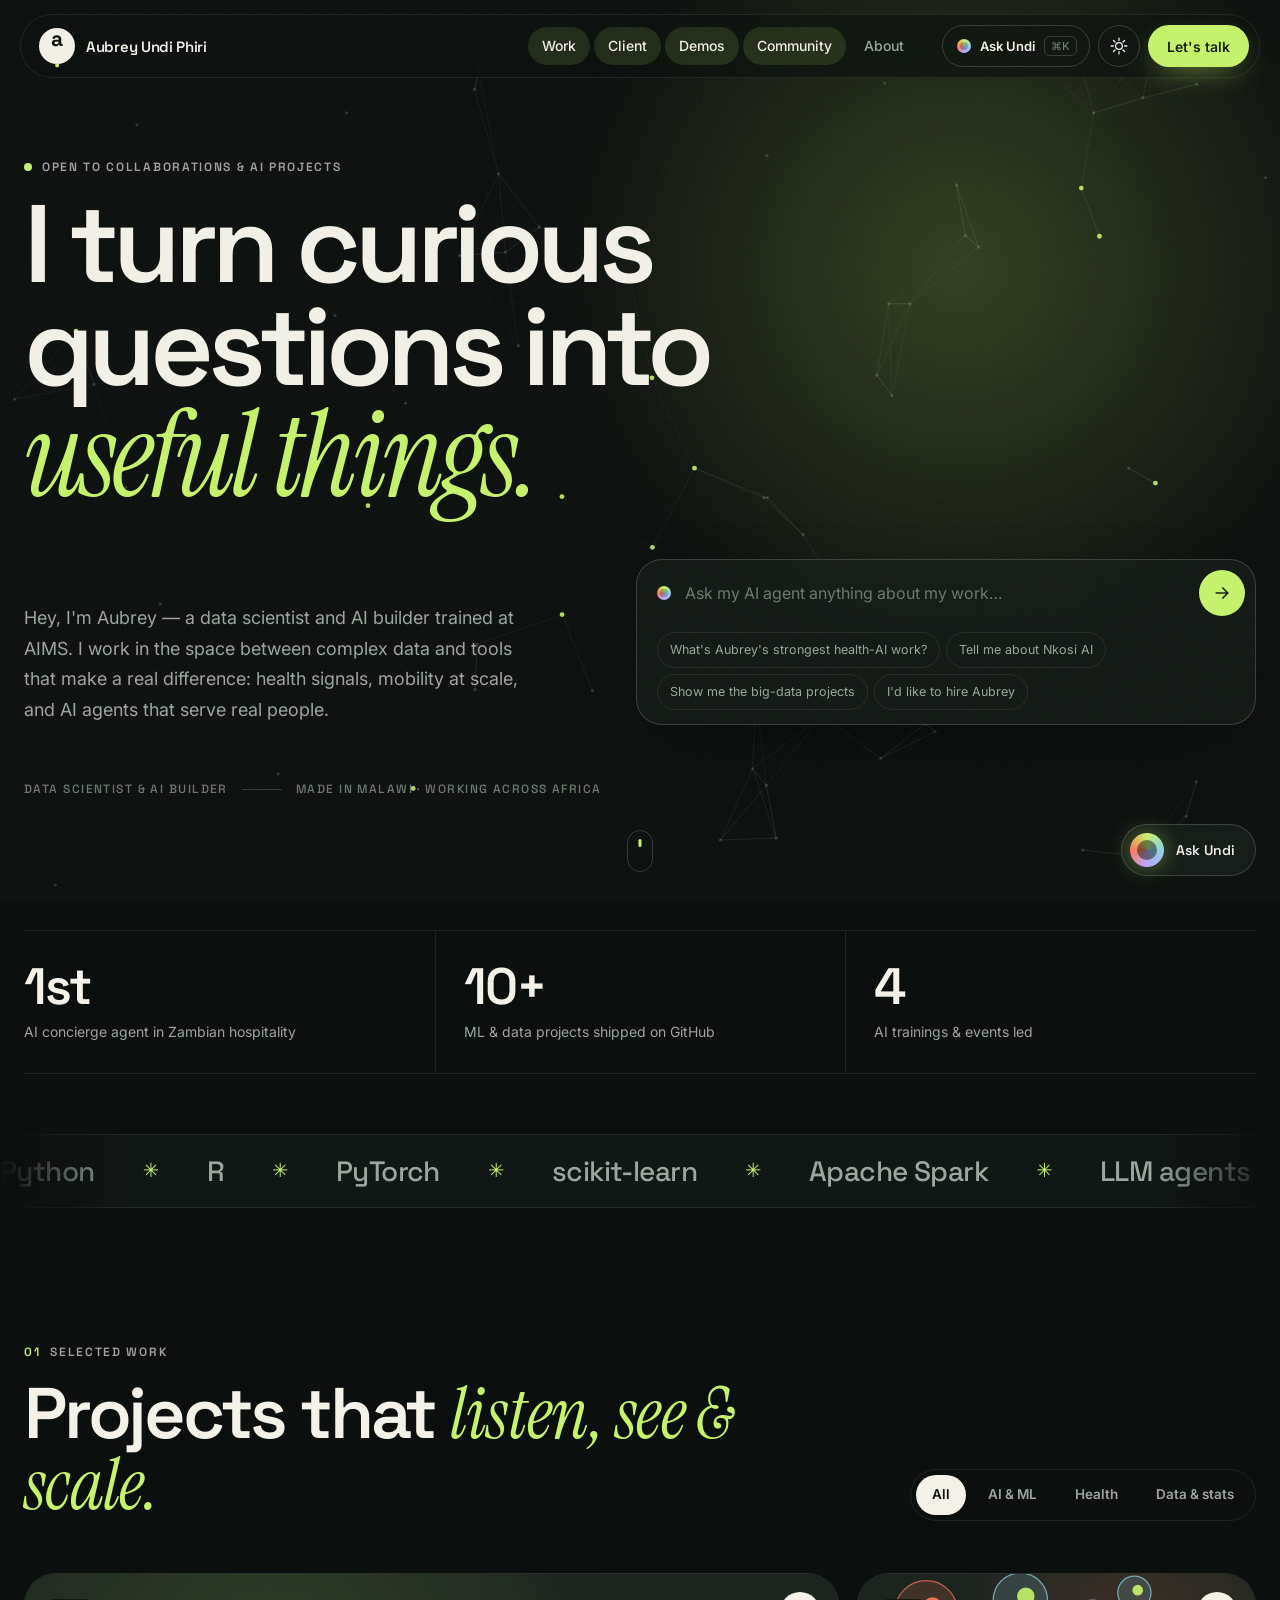
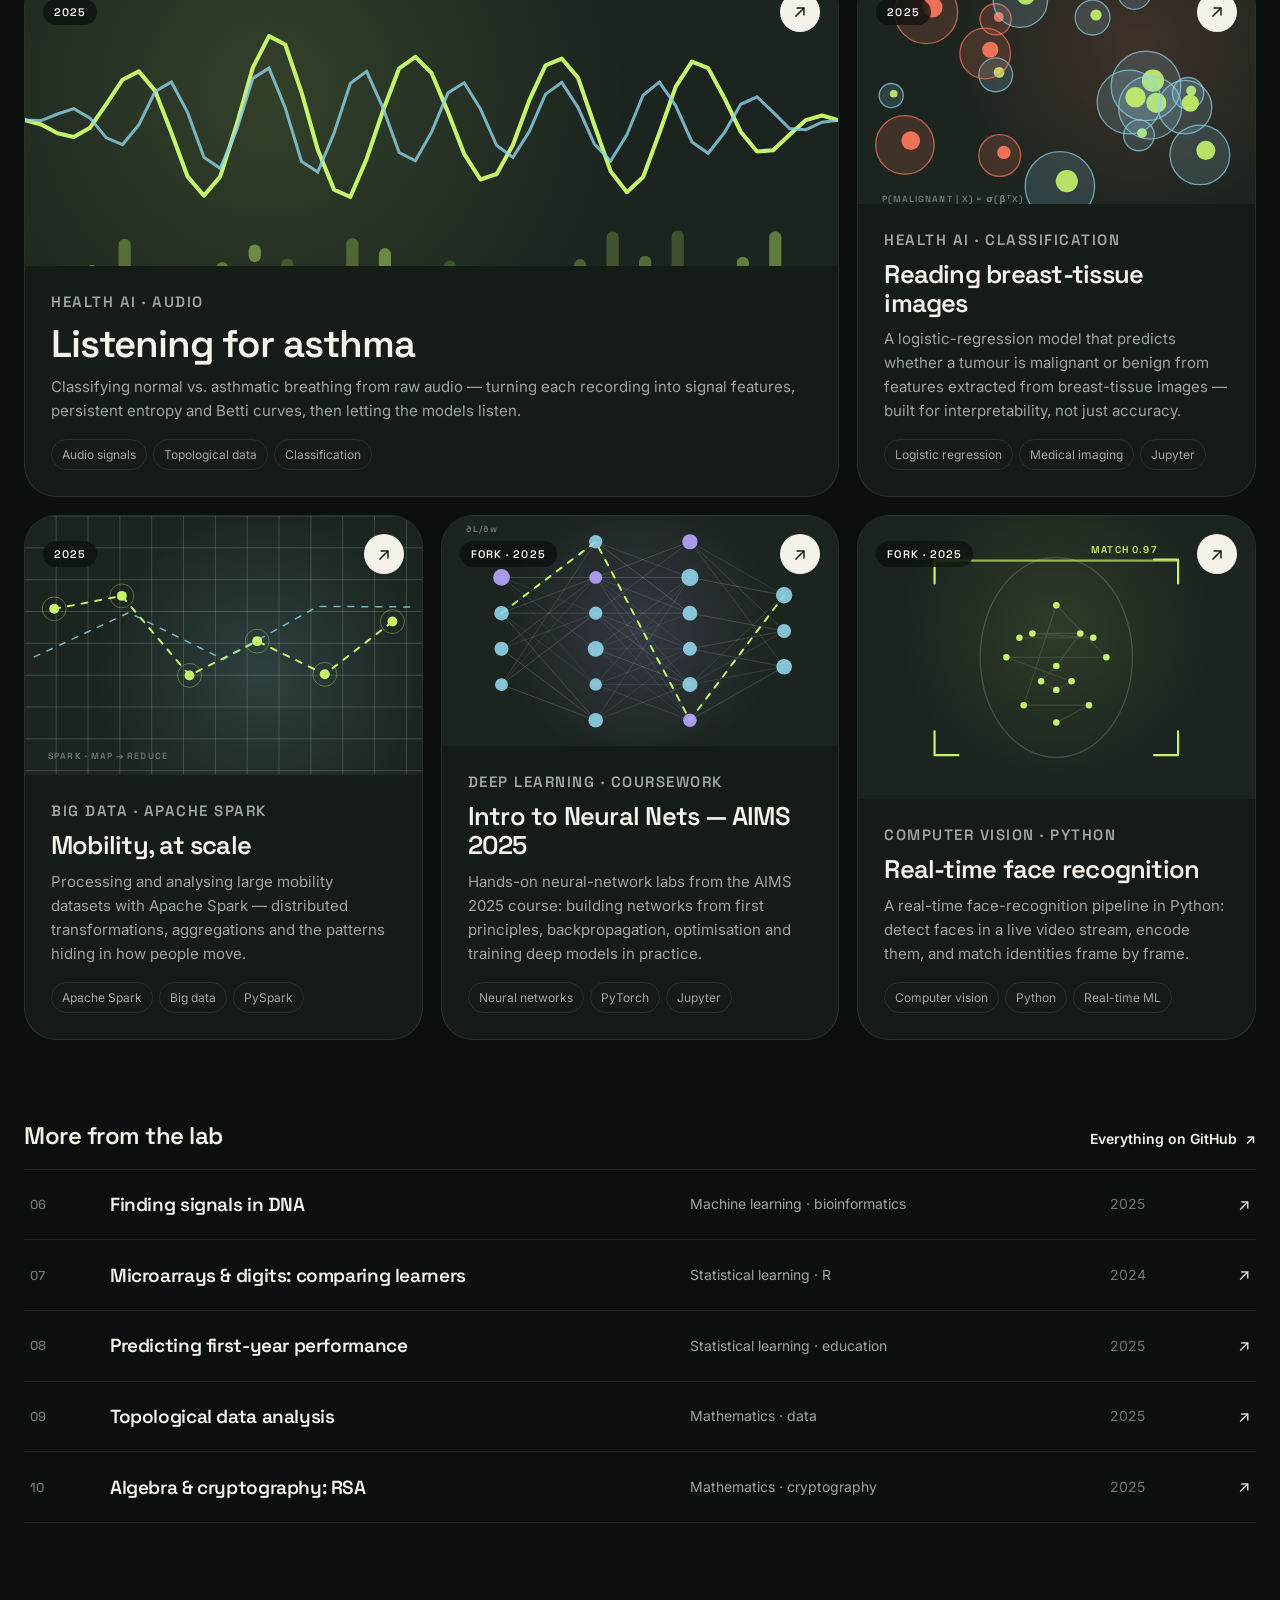
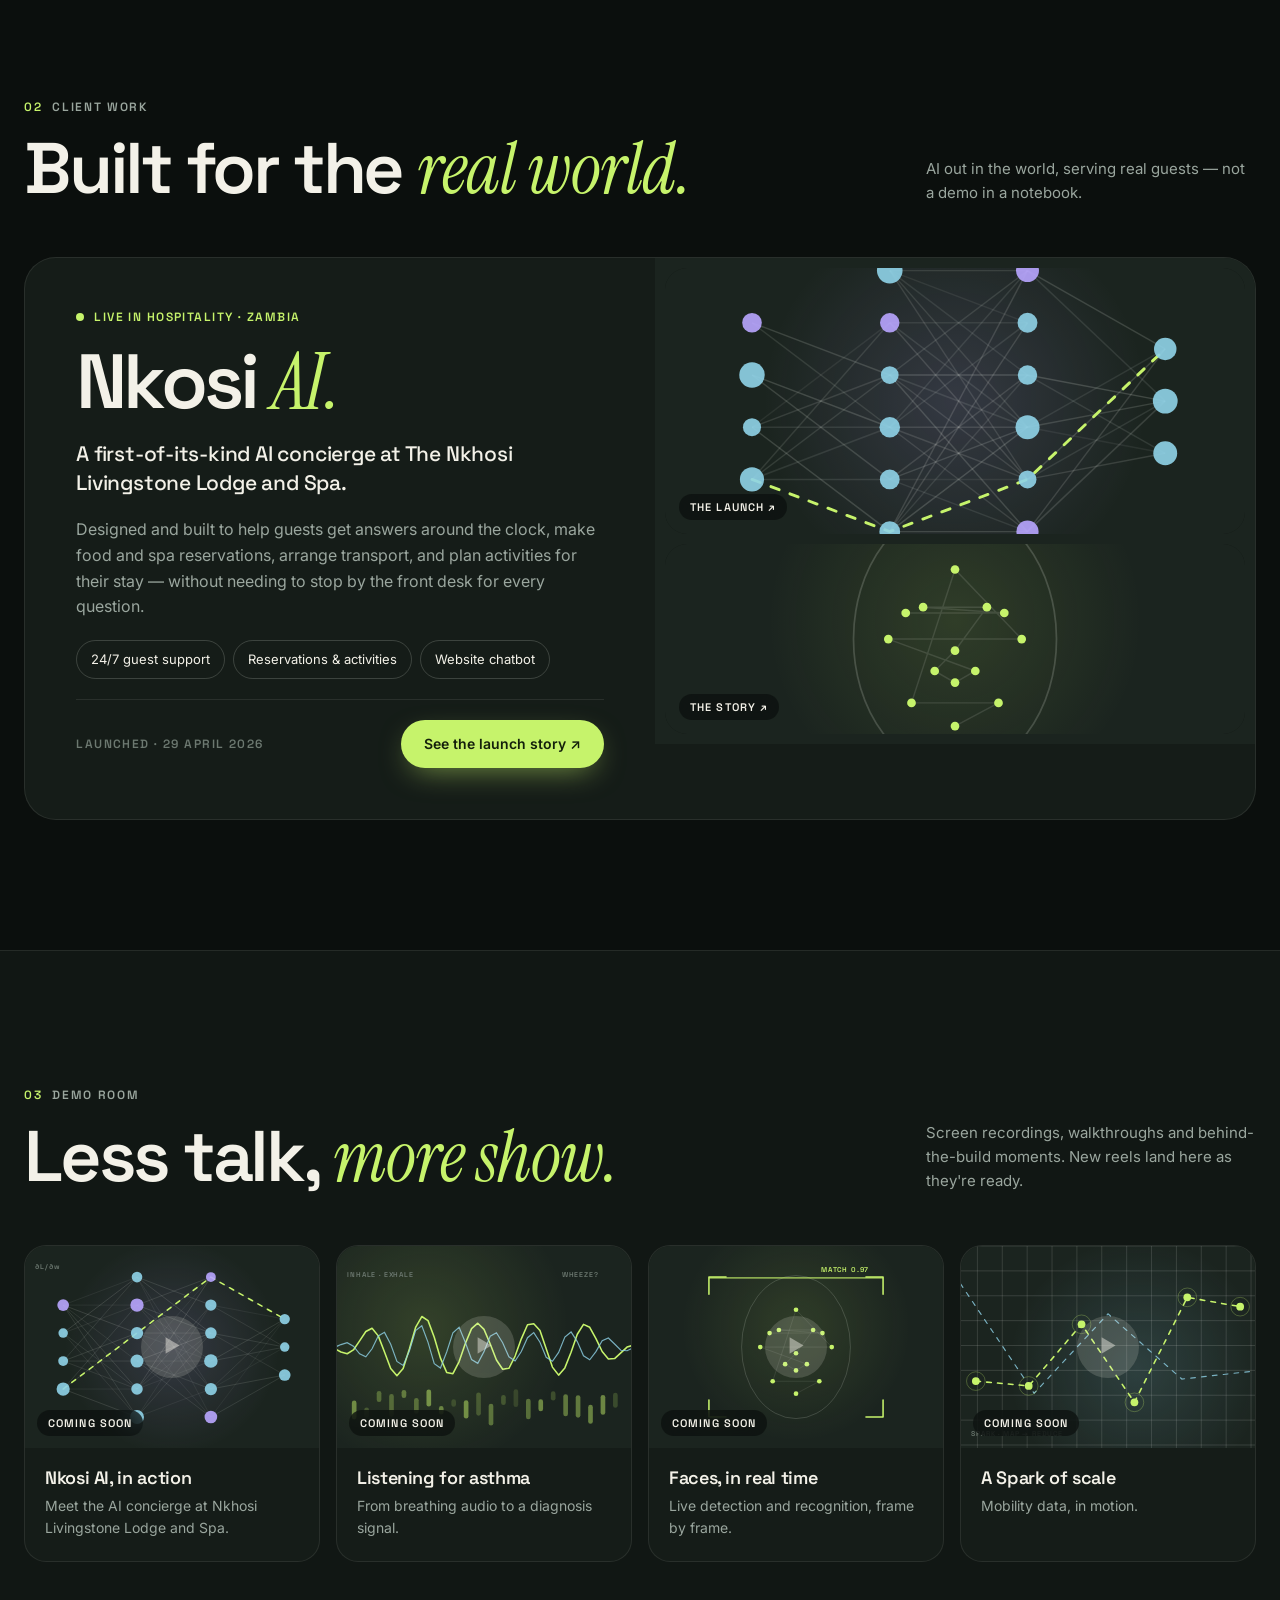
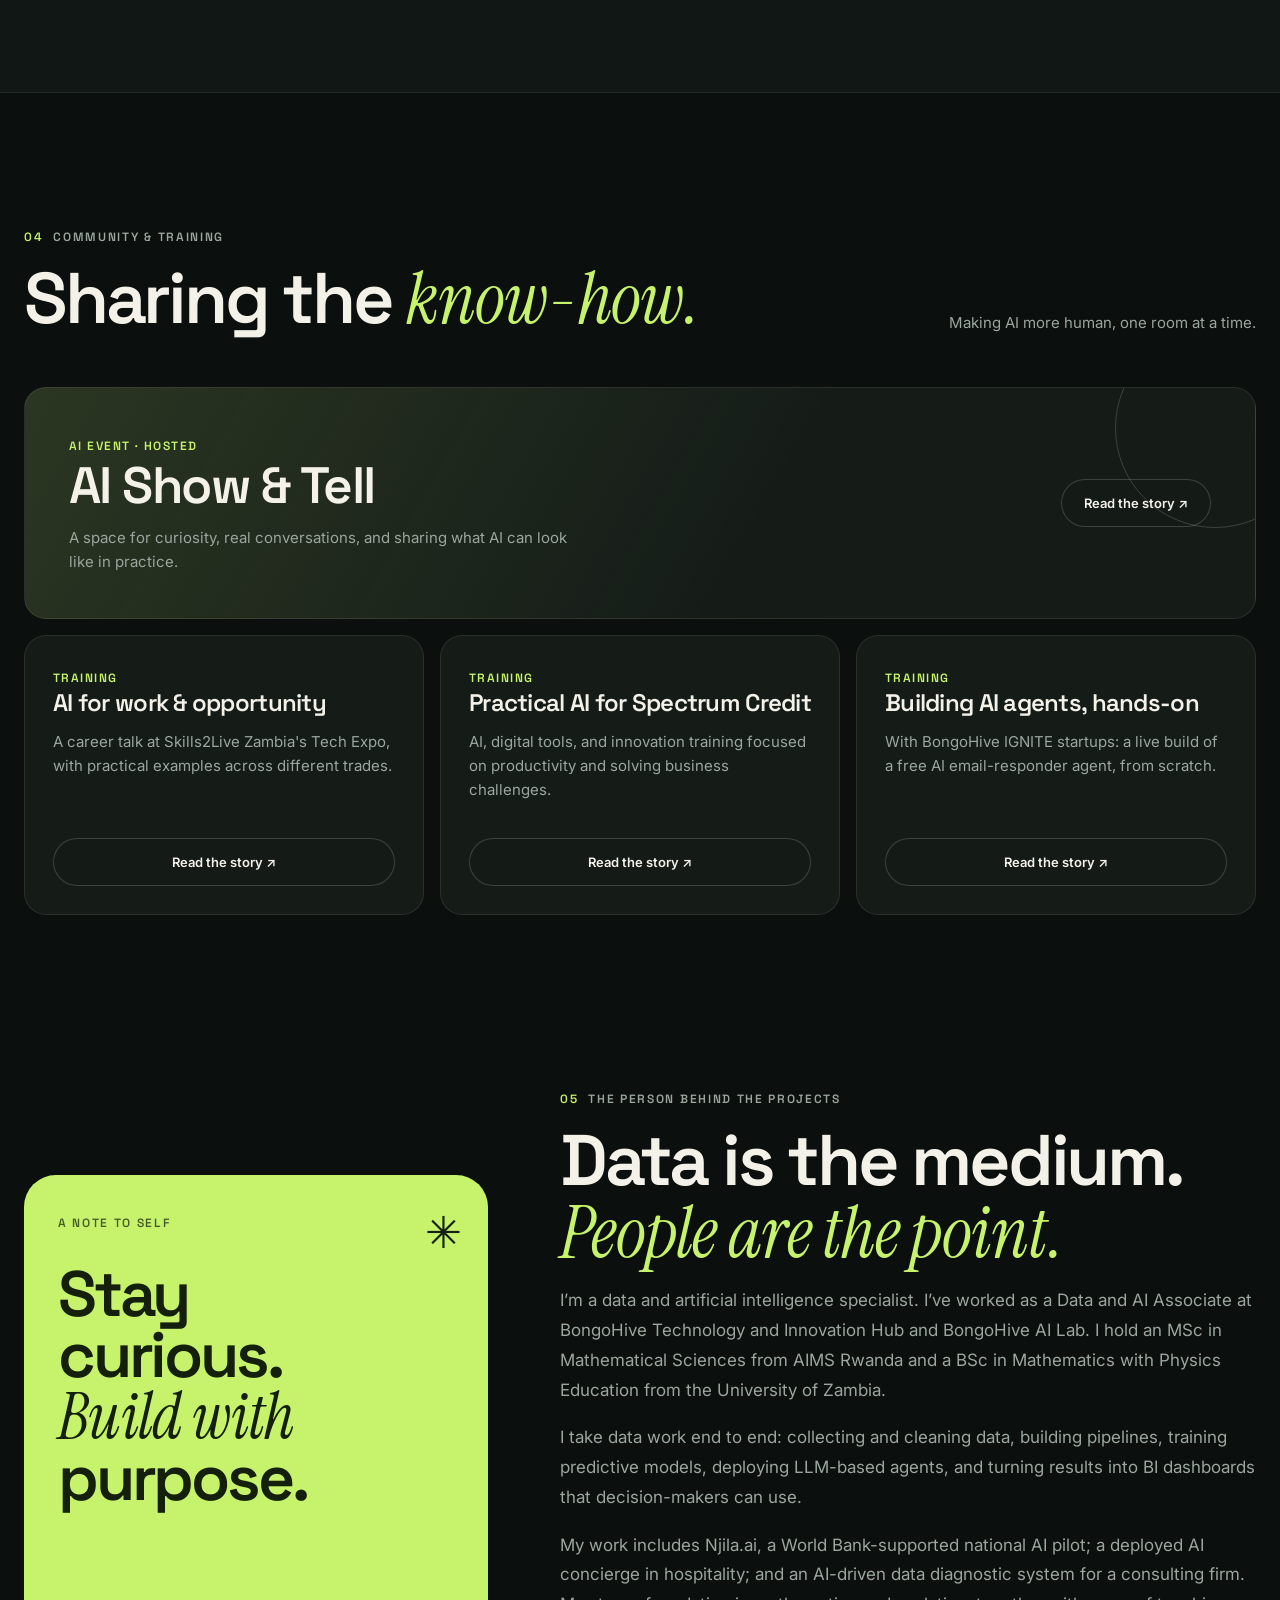
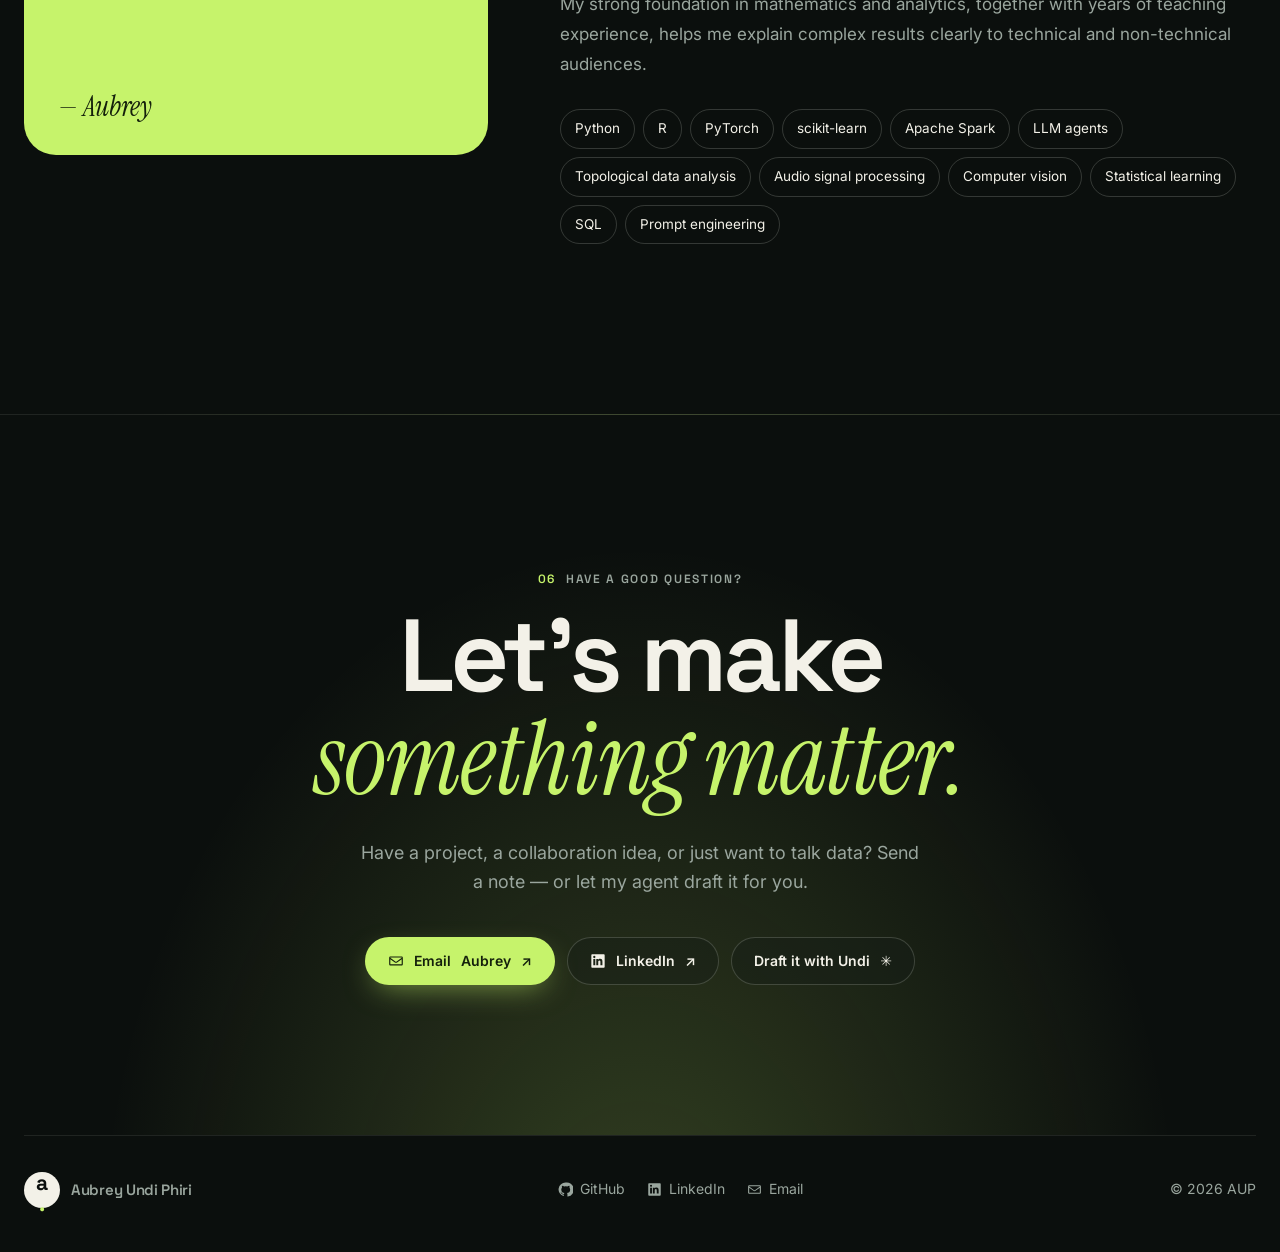
<file: index.html>
<!doctype html>
<html lang="en" data-theme="dark">
  <head>
    <meta charset="utf-8">
    <meta name="viewport" content="width=device-width, initial-scale=1">
    <meta name="theme-color" content="#0b0f0d">
    <meta name="description" content="Aubrey Undi Phiri — data scientist and AI builder turning curious questions into useful, human-centred tools.">
    <meta property="og:title" content="Aubrey Undi Phiri — Data, made useful.">
    <meta property="og:description" content="Data scientist & AI builder. Health AI, big data, and AI agents serving real people.">
    <meta property="og:type" content="website">
    <title>Aubrey Undi Phiri — Data, made useful.</title>
    <link rel="icon" href="data:image/svg+xml,%3Csvg xmlns='http://www.w3.org/2000/svg' viewBox='0 0 64 64'%3E%3Ccircle cx='32' cy='32' r='32' fill='%230b0f0d'/%3E%3Ctext x='29' y='44' font-family='Arial' font-weight='700' font-size='34' fill='%23f3f1e8' text-anchor='middle'%3Ea%3C/text%3E%3Ccircle cx='47' cy='41' r='4' fill='%23c6f36b'/%3E%3C/svg%3E">
    <link rel="preconnect" href="https://fonts.googleapis.com">
    <link rel="preconnect" href="https://fonts.gstatic.com" crossorigin>
    <link href="https://fonts.googleapis.com/css2?family=Inter:wght@400;500;600&family=Space+Grotesk:wght@400;500;600;700&family=Instrument+Serif:ital@0;1&display=swap" rel="stylesheet">
    <link rel="stylesheet" href="assets/css/site.css">
    <script>
      try { const t = localStorage.getItem("aup-theme"); if (t) document.documentElement.dataset.theme = t; } catch {}
    </script>
    <script src="assets/js/site.js" defer></script>
    <script src="assets/js/agent.js" defer></script>
  </head>
  <body>
    <a class="skip-link" href="#main">Skip to content</a>
    <div class="scroll-progress" aria-hidden="true"></div>
    <div class="grain" aria-hidden="true"></div>

    <header class="site-header" data-header>
      <a class="wordmark" href="#top" aria-label="Home">
        <span class="wordmark-mark">a<span>.</span></span>
        <span class="wordmark-name" data-bind="profile.name">Aubrey Undi Phiri</span>
      </a>
      <nav class="site-nav" id="primary-navigation" aria-label="Main navigation">
        <a href="#work">Work</a>
        <a href="#client-work">Client</a>
        <a href="#demos">Demos</a>
        <a href="#community">Community</a>
        <a href="#about">About</a>
      </nav>
      <div class="header-actions">
        <button class="ask-pill" type="button" data-open-agent>
          <span class="ask-orb" aria-hidden="true"></span> Ask Undi <kbd>⌘K</kbd>
        </button>
        <button class="icon-button" type="button" data-theme-toggle aria-label="Toggle light and dark theme">
          <svg class="icon-sun" viewBox="0 0 24 24" aria-hidden="true"><circle cx="12" cy="12" r="4.5"/><path d="M12 1.5v3M12 19.5v3M1.5 12h3M19.5 12h3M4.6 4.6l2.1 2.1M17.3 17.3l2.1 2.1M4.6 19.4l2.1-2.1M17.3 6.7l2.1-2.1"/></svg>
          <svg class="icon-moon" viewBox="0 0 24 24" aria-hidden="true"><path d="M20.5 14.5A8.5 8.5 0 0 1 9.5 3.5a8.5 8.5 0 1 0 11 11Z"/></svg>
        </button>
        <a class="button button-primary header-cta" href="#contact">Let's talk</a>
        <button class="menu-toggle" type="button" aria-expanded="false" aria-controls="primary-navigation" aria-label="Open menu"><span></span><span></span></button>
      </div>
    </header>

    <main id="main">
      <!-- HERO -->
      <section class="hero" id="top" aria-labelledby="hero-title">
        <canvas class="hero-canvas" aria-hidden="true"></canvas>
        <div class="hero-glow" aria-hidden="true"></div>
        <div class="wrap hero-inner">
          <p class="eyebrow reveal"><span class="live-dot"></span><span data-bind="profile.availability">Open to collaborations</span></p>
          <h1 id="hero-title" class="hero-title reveal">
            <span data-bind="profile.headline">I turn curious questions into</span>
            <em data-bind="profile.headlineAccent">useful things.</em>
          </h1>
          <div class="hero-bottom">
            <p class="hero-intro reveal" data-bind="profile.intro"></p>
            <form class="hero-agent reveal" data-hero-agent autocomplete="off">
              <label class="sr-only" for="hero-agent-input">Ask Aubrey's AI agent a question</label>
              <span class="ask-orb" aria-hidden="true"></span>
              <input id="hero-agent-input" name="q" type="text" placeholder="Ask my AI agent anything about my work…" maxlength="400">
              <button type="submit" aria-label="Ask"><svg viewBox="0 0 24 24" aria-hidden="true"><path d="M5 12h14M13 6l6 6-6 6"/></svg></button>
              <div class="hero-agent-chips" data-hero-suggestions></div>
            </form>
          </div>
          <div class="hero-meta reveal">
            <span data-bind="profile.role">Data scientist & AI builder</span>
            <span class="meta-line"></span>
            <span data-bind="profile.location">Working across Africa</span>
          </div>
        </div>
        <a class="scroll-cue" href="#work" aria-label="Scroll to work"><span></span></a>
      </section>

      <!-- STATS + MARQUEE -->
      <section class="stats wrap" aria-label="Highlights">
        <div class="stats-grid" data-stats></div>
      </section>
      <div class="marquee" aria-label="Skills and tools">
        <div class="marquee-track" data-marquee></div>
      </div>

      <!-- WORK -->
      <section class="section wrap" id="work" aria-labelledby="work-title">
        <div class="section-head">
          <div>
            <p class="eyebrow"><span class="section-num">01</span> Selected work</p>
            <h2 id="work-title" class="reveal">Projects that <em>listen, see & scale.</em></h2>
          </div>
          <div class="filters" role="group" aria-label="Filter projects" data-filters>
            <button class="filter is-active" type="button" data-filter="all" aria-pressed="true">All</button>
            <button class="filter" type="button" data-filter="ai" aria-pressed="false">AI & ML</button>
            <button class="filter" type="button" data-filter="health" aria-pressed="false">Health</button>
            <button class="filter" type="button" data-filter="data" aria-pressed="false">Data & stats</button>
          </div>
        </div>
        <div class="bento" id="project-grid" aria-live="polite"></div>

        <div class="archive">
          <div class="archive-head">
            <h3>More from the lab</h3>
            <a class="text-link" data-bind-href="profile.github" href="https://github.com/AubreyUndiPhiri?tab=repositories" target="_blank" rel="noopener noreferrer">Everything on GitHub <span aria-hidden="true">↗</span></a>
          </div>
          <ol class="archive-list" id="archive-list"></ol>
        </div>
      </section>

      <!-- CLIENT WORK -->
      <section class="section wrap" id="client-work" aria-labelledby="client-title">
        <div class="section-head">
          <div>
            <p class="eyebrow"><span class="section-num">02</span> Client work</p>
            <h2 id="client-title" class="reveal">Built for the <em>real world.</em></h2>
          </div>
          <p class="section-aside">AI out in the world, serving real guests — not a demo in a notebook.</p>
        </div>
        <div id="client-list"></div>
      </section>

      <!-- DEMOS -->
      <section class="section demos" id="demos" aria-labelledby="demo-title">
        <div class="wrap">
          <div class="section-head">
            <div>
              <p class="eyebrow"><span class="section-num">03</span> Demo room</p>
              <h2 id="demo-title" class="reveal">Less talk, <em>more show.</em></h2>
            </div>
            <p class="section-aside">Screen recordings, walkthroughs and behind-the-build moments. New reels land here as they're ready.</p>
          </div>
          <div class="demo-grid" id="demo-grid"></div>
        </div>
      </section>

      <!-- COMMUNITY -->
      <section class="section wrap" id="community" aria-labelledby="community-title">
        <div class="section-head">
          <div>
            <p class="eyebrow"><span class="section-num">04</span> Community & training</p>
            <h2 id="community-title" class="reveal">Sharing the <em>know-how.</em></h2>
          </div>
          <p class="section-aside">Making AI more human, one room at a time.</p>
        </div>
        <div class="events" id="event-list"></div>
      </section>

      <!-- ABOUT -->
      <section class="section wrap about" id="about" aria-labelledby="about-title">
        <div class="about-card reveal" aria-hidden="true">
          <span class="about-label">A note to self</span>
          <p>Stay<br>curious.<br><em>Build with</em><br>purpose.</p>
          <span class="about-sign">— <span data-bind="profile.shortName">Aubrey</span></span>
          <span class="about-star">✳</span>
        </div>
        <div class="about-copy">
          <p class="eyebrow"><span class="section-num">05</span> The person behind the projects</p>
          <h2 id="about-title" class="reveal"><span data-bind="profile.aboutTitle"></span><br><em data-bind="profile.aboutAccent"></em></h2>
          <div data-about></div>
          <div class="skill-cloud" data-skills></div>
        </div>
      </section>

      <!-- CONTACT -->
      <section class="contact" id="contact" aria-labelledby="contact-title">
        <div class="wrap contact-inner">
          <p class="eyebrow"><span class="section-num">06</span> Have a good question?</p>
          <h2 id="contact-title" class="reveal">Let's make<br><em>something matter.</em></h2>
          <p class="contact-copy">Have a project, a collaboration idea, or just want to talk data? Send a note — or let my agent draft it for you.</p>
          <div class="contact-actions">
            <a class="button button-primary magnetic" data-bind-mailto="profile.email" href="mailto:phiri.undi@aims.ac.rw">
              <svg viewBox="0 0 24 24" aria-hidden="true"><path d="M3.5 5.25h17A1.75 1.75 0 0 1 22.25 7v10a1.75 1.75 0 0 1-1.75 1.75h-17A1.75 1.75 0 0 1 1.75 17V7A1.75 1.75 0 0 1 3.5 5.25Zm-.14 2.02 8.16 5.78a.83.83 0 0 0 .96 0l8.16-5.78a.25.25 0 0 0-.14-.46h-17a.25.25 0 0 0-.14.46Zm17.14 9.73V9.28l-6.86 4.86a2.83 2.83 0 0 1-3.28 0L3.5 9.28V17h17Z"/></svg>
              Email <span data-bind="profile.shortName">Aubrey</span> <span aria-hidden="true">↗</span>
            </a>
            <a class="button button-ghost magnetic" data-bind-href="profile.linkedin" href="#" target="_blank" rel="noopener noreferrer">
              <svg viewBox="0 0 24 24" aria-hidden="true"><path d="M20.45 2H3.55C2.69 2 2 2.68 2 3.52v16.96c0 .84.69 1.52 1.55 1.52h16.9c.86 0 1.55-.68 1.55-1.52V3.52c0-.84-.69-1.52-1.55-1.52ZM7.93 18.34H4.96V9.02h2.97v9.32ZM6.45 7.75a1.72 1.72 0 1 1 0-3.44 1.72 1.72 0 0 1 0 3.44Zm12.13 10.59h-2.96v-4.53c0-1.08-.02-2.47-1.51-2.47-1.51 0-1.74 1.18-1.74 2.39v4.61H9.4V9.02h2.84v1.27h.04c.4-.73 1.36-1.5 2.8-1.5 3 0 3.56 1.97 3.56 4.53v5.02Z"/></svg>
              LinkedIn <span aria-hidden="true">↗</span>
            </a>
            <button class="button button-ghost magnetic" type="button" data-open-agent data-agent-prompt="Help me write a message to Aubrey about working together.">Draft it with Undi <span aria-hidden="true">✳</span></button>
          </div>
        </div>
      </section>
    </main>

    <footer class="site-footer wrap">
      <a class="wordmark" href="#top"><span class="wordmark-mark">a<span>.</span></span><span class="wordmark-name" data-bind="profile.name"></span></a>
      <div class="footer-links">
        <a data-bind-href="profile.github" href="#" target="_blank" rel="noopener noreferrer" aria-label="GitHub">
          <svg viewBox="0 0 24 24" aria-hidden="true"><path d="M12 .9a11.1 11.1 0 0 0-3.51 21.63c.56.1.76-.24.76-.54v-2.1c-3.1.67-3.75-1.32-3.75-1.32-.5-1.28-1.24-1.62-1.24-1.62-1.02-.7.08-.69.08-.69 1.13.08 1.72 1.16 1.72 1.16 1 .1.53 2.39 3.6 1.68.1-.73.39-1.22.7-1.5-2.48-.29-5.09-1.24-5.09-5.52 0-1.22.44-2.21 1.16-2.99-.12-.29-.5-1.42.11-2.96 0 0 .95-.3 3.05 1.14a10.6 10.6 0 0 1 5.55 0c2.1-1.43 3.05-1.14 3.05-1.14.61 1.54.23 2.67.11 2.96.72.78 1.16 1.77 1.16 2.99 0 4.29-2.62 5.23-5.12 5.51.4.35.75 1.03.75 2.08v3.08c0 .3.2.65.77.54A11.1 11.1 0 0 0 12 .9Z"/></svg>
          <span>GitHub</span>
        </a>
        <a data-bind-href="profile.linkedin" href="#" target="_blank" rel="noopener noreferrer" aria-label="LinkedIn">
          <svg viewBox="0 0 24 24" aria-hidden="true"><path d="M20.45 2H3.55C2.69 2 2 2.68 2 3.52v16.96c0 .84.69 1.52 1.55 1.52h16.9c.86 0 1.55-.68 1.55-1.52V3.52c0-.84-.69-1.52-1.55-1.52ZM7.93 18.34H4.96V9.02h2.97v9.32ZM6.45 7.75a1.72 1.72 0 1 1 0-3.44 1.72 1.72 0 0 1 0 3.44Zm12.13 10.59h-2.96v-4.53c0-1.08-.02-2.47-1.51-2.47-1.51 0-1.74 1.18-1.74 2.39v4.61H9.4V9.02h2.84v1.27h.04c.4-.73 1.36-1.5 2.8-1.5 3 0 3.56 1.97 3.56 4.53v5.02Z"/></svg>
          <span>LinkedIn</span>
        </a>
        <a data-bind-mailto="profile.email" href="#" aria-label="Email Aubrey">
          <svg viewBox="0 0 24 24" aria-hidden="true"><path d="M3.5 5.25h17A1.75 1.75 0 0 1 22.25 7v10a1.75 1.75 0 0 1-1.75 1.75h-17A1.75 1.75 0 0 1 1.75 17V7A1.75 1.75 0 0 1 3.5 5.25Zm-.14 2.02 8.16 5.78a.83.83 0 0 0 .96 0l8.16-5.78a.25.25 0 0 0-.14-.46h-17a.25.25 0 0 0-.14.46Zm17.14 9.73V9.28l-6.86 4.86a2.83 2.83 0 0 1-3.28 0L3.5 9.28V17h17Z"/></svg>
          <span>Email</span>
        </a>
      </div>
      <span class="copyright">© <span id="year"></span> AUP</span>
    </footer>

    <!-- Project drawer -->
    <dialog class="drawer" id="project-drawer" aria-labelledby="drawer-title">
      <div class="drawer-inner">
        <button class="drawer-close" type="button" data-close aria-label="Close">×</button>
        <div class="drawer-body"></div>
      </div>
    </dialog>

    <!-- Video dialog -->
    <dialog class="video-dialog" aria-label="Demo video">
      <div class="video-dialog-head"><span class="video-caption"></span><button type="button" data-close aria-label="Close video">×</button></div>
      <div class="video-frame"></div>
    </dialog>

    <!-- Agent -->
    <button class="agent-launcher" type="button" data-open-agent aria-label="Open Aubrey's AI agent">
      <span class="ask-orb ask-orb-lg" aria-hidden="true"></span>
      <span class="agent-launcher-label">Ask Undi</span>
    </button>
    <section class="agent" id="agent" aria-label="AI agent" hidden>
      <header class="agent-head">
        <span class="ask-orb ask-orb-lg" aria-hidden="true"></span>
        <div>
          <strong data-agent-name>Undi</strong>
          <span class="agent-status" data-agent-status>Aubrey's AI agent</span>
        </div>
        <button class="agent-icon" type="button" data-agent-reset aria-label="Start a new conversation" title="New conversation">
          <svg viewBox="0 0 24 24" aria-hidden="true"><path d="M4 12a8 8 0 1 0 2.4-5.7M4 4v4h4"/></svg>
        </button>
        <button class="agent-icon" type="button" data-agent-close aria-label="Close agent">
          <svg viewBox="0 0 24 24" aria-hidden="true"><path d="M6 6l12 12M18 6 6 18"/></svg>
        </button>
      </header>
      <div class="agent-log" data-agent-log aria-live="polite"></div>
      <div class="agent-suggestions" data-agent-suggestions></div>
      <form class="agent-form" data-agent-form autocomplete="off">
        <label class="sr-only" for="agent-input">Message</label>
        <textarea id="agent-input" rows="1" maxlength="800" placeholder="Ask about projects, skills, or hiring…"></textarea>
        <button type="submit" aria-label="Send"><svg viewBox="0 0 24 24" aria-hidden="true"><path d="M5 12h14M13 6l6 6-6 6"/></svg></button>
      </form>
      <p class="agent-foot">Agent can navigate this site, open projects & fetch live GitHub data.</p>
    </section>
  </body>
</html>
</file>
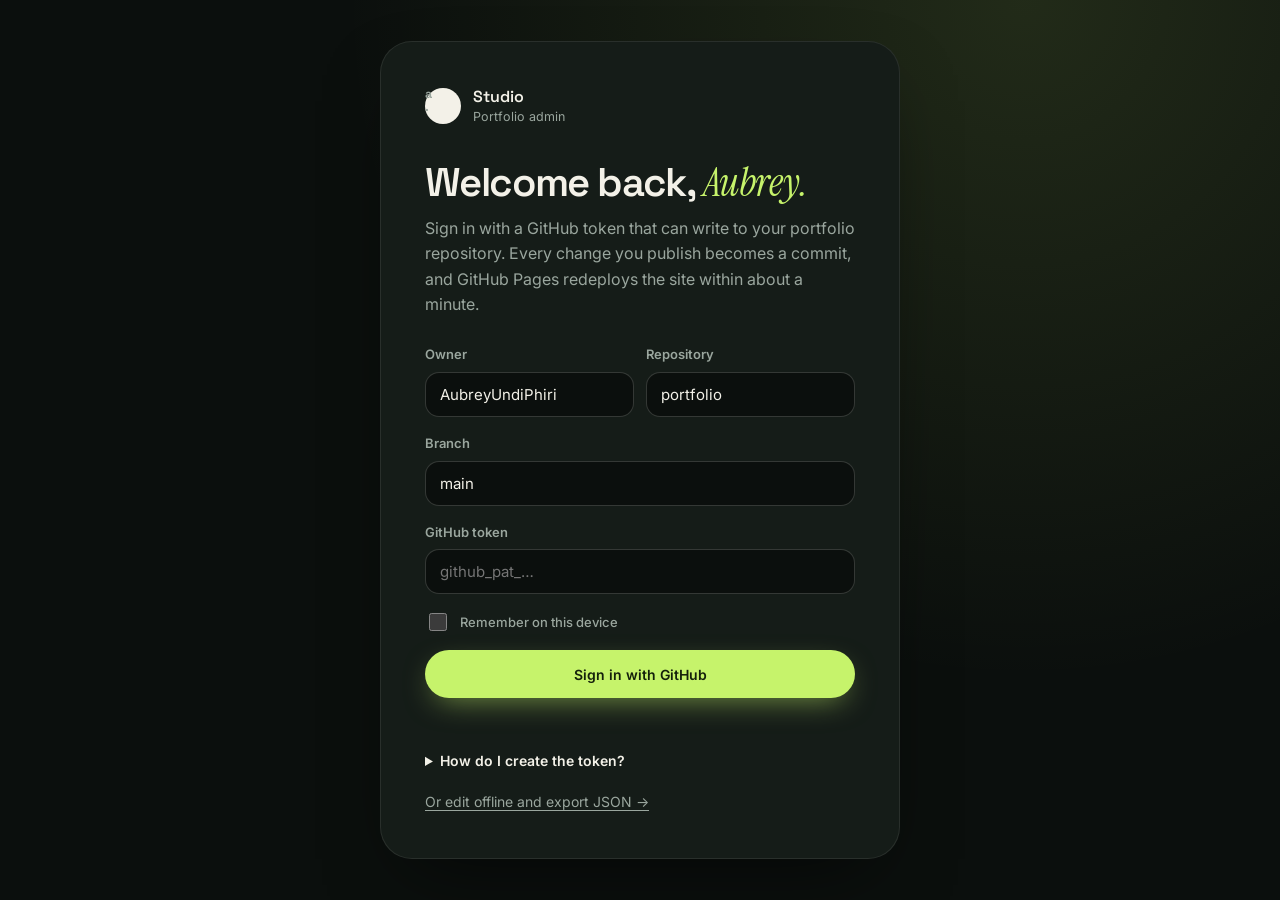
<file: admin/index.html>
<!doctype html>
<html lang="en" data-theme="dark">
  <head>
    <meta charset="utf-8">
    <meta name="viewport" content="width=device-width, initial-scale=1">
    <meta name="robots" content="noindex, nofollow">
    <title>Studio — Aubrey Undi Phiri</title>
    <link rel="icon" href="data:image/svg+xml,%3Csvg xmlns='http://www.w3.org/2000/svg' viewBox='0 0 64 64'%3E%3Ccircle cx='32' cy='32' r='32' fill='%23c6f36b'/%3E%3Ctext x='32' y='44' font-family='Arial' font-weight='700' font-size='34' fill='%230b0f0d' text-anchor='middle'%3Es%3C/text%3E%3C/svg%3E">
    <link rel="preconnect" href="https://fonts.googleapis.com">
    <link rel="preconnect" href="https://fonts.gstatic.com" crossorigin>
    <link href="https://fonts.googleapis.com/css2?family=Inter:wght@400;500;600&family=Space+Grotesk:wght@400;500;600;700&family=Instrument+Serif:ital@0;1&display=swap" rel="stylesheet">
    <link rel="stylesheet" href="../assets/css/site.css">
    <link rel="stylesheet" href="admin.css">
    <script>try { const t = localStorage.getItem("aup-theme"); if (t) document.documentElement.dataset.theme = t; } catch {}</script>
    <script src="admin.js" defer></script>
  </head>
  <body class="studio">
    <!-- Sign in -->
    <section class="login" data-view="login">
      <div class="login-card">
        <div class="login-brand"><span class="wordmark-mark">a<span>.</span></span><div><strong>Studio</strong><span>Portfolio admin</span></div></div>
        <h1>Welcome back, <em>Aubrey.</em></h1>
        <p class="muted">Sign in with a GitHub token that can write to your portfolio repository. Every change you publish becomes a commit, and GitHub Pages redeploys the site within about a minute.</p>
        <form data-login>
          <div class="row">
            <label>Owner<input name="owner" required></label>
            <label>Repository<input name="repo" required></label>
          </div>
          <label>Branch<input name="branch" value="main" required></label>
          <label>GitHub token
            <input name="token" type="password" placeholder="github_pat_…" autocomplete="off" required>
          </label>
          <label class="check"><input type="checkbox" name="remember"> Remember on this device</label>
          <button class="button button-primary" type="submit">Sign in with GitHub</button>
          <p class="form-error" data-login-error role="alert"></p>
        </form>
        <details class="help">
          <summary>How do I create the token?</summary>
          <ol>
            <li>Open <a href="https://github.com/settings/personal-access-tokens/new" target="_blank" rel="noopener noreferrer">GitHub → Fine-grained tokens</a>.</li>
            <li>Repository access: <strong>Only select repositories</strong> → your portfolio repo.</li>
            <li>Permissions → Repository → <strong>Contents: Read and write</strong> (and <strong>Pages: Read</strong> for deploy status).</li>
            <li>Generate, copy, paste above. It stays in this browser only.</li>
          </ol>
        </details>
        <button class="link-button" type="button" data-offline>Or edit offline and export JSON →</button>
      </div>
    </section>

    <!-- App -->
    <div class="app" data-view="app" hidden>
      <aside class="side">
        <div class="side-brand"><span class="wordmark-mark">a<span>.</span></span><div><strong>Studio</strong><span data-repo-label></span></div></div>
        <nav class="side-nav" data-nav>
          <button data-tab="overview" class="is-active"><i>◎</i>Overview</button>
          <button data-tab="profile"><i>☺</i>Profile & hero</button>
          <button data-tab="projects"><i>▦</i>Projects</button>
          <button data-tab="clientWork"><i>★</i>Client work</button>
          <button data-tab="demos"><i>▶</i>Demo room</button>
          <button data-tab="events"><i>✳</i>Events & training</button>
          <button data-tab="assistant"><i>◉</i>AI agent</button>
          <button data-tab="media"><i>▣</i>Media library</button>
          <button data-tab="json"><i>{}</i>Raw JSON</button>
        </nav>
        <div class="side-foot">
          <div class="user" data-user></div>
          <button class="link-button" type="button" data-signout>Sign out</button>
        </div>
      </aside>

      <main class="main">
        <header class="topbar">
          <div>
            <h1 data-title>Overview</h1>
            <span class="save-state" data-save-state>All changes published</span>
          </div>
          <div class="topbar-actions">
            <button class="icon-button" type="button" data-theme-toggle aria-label="Toggle theme">
              <svg class="icon-sun" viewBox="0 0 24 24" aria-hidden="true"><circle cx="12" cy="12" r="4.5"/><path d="M12 1.5v3M12 19.5v3M1.5 12h3M19.5 12h3M4.6 4.6l2.1 2.1M17.3 17.3l2.1 2.1M4.6 19.4l2.1-2.1M17.3 6.7l2.1-2.1"/></svg>
              <svg class="icon-moon" viewBox="0 0 24 24" aria-hidden="true"><path d="M20.5 14.5A8.5 8.5 0 0 1 9.5 3.5a8.5 8.5 0 1 0 11 11Z"/></svg>
            </button>
            <button class="button button-ghost" type="button" data-discard>Discard</button>
            <a class="button button-ghost" href="../?preview=draft" target="_blank" rel="noopener">Preview ↗</a>
            <button class="button button-primary" type="button" data-publish>Publish</button>
          </div>
        </header>
        <div class="panel" data-panel></div>
      </main>
    </div>

    <div class="toast" data-toast role="status" aria-live="polite"></div>

    <dialog class="modal" data-import-dialog>
      <div class="modal-head"><h2>Import from GitHub</h2><button type="button" data-close aria-label="Close">×</button></div>
      <input class="modal-search" type="search" placeholder="Filter repositories…" data-import-filter>
      <div class="import-list" data-import-list><p class="muted">Loading repositories…</p></div>
    </dialog>
  </body>
</html>
</file>
<file: assets/css/site.css>
/* ==========================================================================
   Aubrey Undi Phiri — portfolio
   ========================================================================== */
:root {
  --bg: #0b0f0d;
  --bg-2: #111714;
  --surface: #151c18;
  --surface-2: #1b241f;
  --line: rgba(236, 240, 230, .09);
  --line-strong: rgba(236, 240, 230, .18);
  --text: #f3f1e8;
  --muted: #9aa69e;
  --faint: #6c7870;
  --accent: #c6f36b;
  --accent-ink: #14200b;
  --accent-soft: rgba(198, 243, 107, .12);
  --coral: #ff7a5c;
  --sky: #8fd3e8;
  --violet: #b9a6ff;
  --shadow: 0 30px 80px -30px rgba(0, 0, 0, .65);
  --radius: 22px;
  --radius-lg: 32px;
  --display: "Space Grotesk", system-ui, sans-serif;
  --sans: "Inter", system-ui, sans-serif;
  --serif: "Instrument Serif", Georgia, serif;
  --ease: cubic-bezier(.2, .7, .1, 1);
  color-scheme: dark;
}
[data-theme="light"] {
  --bg: #f5f3ec;
  --bg-2: #eeebe1;
  --surface: #ffffff;
  --surface-2: #f2f0e7;
  --line: rgba(20, 28, 24, .09);
  --line-strong: rgba(20, 28, 24, .18);
  --text: #121a16;
  --muted: #5b675f;
  --faint: #879189;
  --accent: #4f7d1e;
  --accent-ink: #f5f3ec;
  --accent-soft: rgba(79, 125, 30, .1);
  --coral: #e2573a;
  --sky: #2f8aa6;
  --violet: #6a55d6;
  --shadow: 0 30px 70px -35px rgba(30, 40, 30, .35);
  color-scheme: light;
}

*, *::before, *::after { box-sizing: border-box; }
html { scroll-behavior: smooth; scroll-padding-top: 96px; overflow-x: clip; }
body { margin: 0; background: var(--bg); color: var(--text); font: 400 16px/1.6 var(--sans); -webkit-font-smoothing: antialiased; transition: background .4s ease, color .4s ease; }
img { max-width: 100%; display: block; }
a { color: inherit; text-decoration: none; }
button, input, textarea { font: inherit; color: inherit; }
button { cursor: pointer; }
h1, h2, h3, h4, p { margin: 0; }
em { font-family: var(--serif); font-style: italic; font-weight: 400; letter-spacing: -.01em; }
::selection { background: var(--accent); color: var(--accent-ink); }
:focus-visible { outline: 2px solid var(--accent); outline-offset: 3px; border-radius: 6px; }
.sr-only { position: absolute; width: 1px; height: 1px; padding: 0; margin: -1px; overflow: hidden; clip: rect(0,0,0,0); white-space: nowrap; border: 0; }
.skip-link { position: fixed; top: 12px; left: 12px; z-index: 100; padding: 10px 16px; background: var(--accent); color: var(--accent-ink); border-radius: 99px; transform: translateY(-200%); }
.skip-link:focus { transform: none; }
.wrap { width: min(1240px, calc(100% - 48px)); margin-inline: auto; }

.grain { position: fixed; inset: 0; z-index: 90; pointer-events: none; opacity: .05; background-image: url("data:image/svg+xml,%3Csvg xmlns='http://www.w3.org/2000/svg' width='160' height='160'%3E%3Cfilter id='n'%3E%3CfeTurbulence type='fractalNoise' baseFrequency='.9' numOctaves='3' stitchTiles='stitch'/%3E%3C/filter%3E%3Crect width='100%25' height='100%25' filter='url(%23n)'/%3E%3C/svg%3E"); }
[data-theme="light"] .grain { opacity: .035; }
.scroll-progress { position: fixed; top: 0; left: 0; z-index: 80; height: 2px; width: 100%; background: linear-gradient(90deg, var(--accent), var(--sky)); transform-origin: 0 50%; transform: scaleX(var(--progress, 0)); }

/* Buttons ----------------------------------------------------------------- */
.button { display: inline-flex; align-items: center; justify-content: center; gap: 10px; min-height: 48px; padding: 0 22px; border-radius: 99px; border: 1px solid transparent; font: 600 14px var(--sans); white-space: nowrap; transition: transform .35s var(--ease), background .25s ease, color .25s ease, border-color .25s ease, box-shadow .25s ease; }
.button-primary { background: var(--accent); color: var(--accent-ink); box-shadow: 0 10px 30px -10px color-mix(in srgb, var(--accent) 60%, transparent); }
.button-primary:hover { box-shadow: 0 16px 40px -12px color-mix(in srgb, var(--accent) 80%, transparent); }
.button-ghost { border-color: var(--line-strong); background: color-mix(in srgb, var(--surface) 40%, transparent); }
.button-ghost:hover { border-color: var(--text); }
.text-link { display: inline-flex; align-items: center; gap: 8px; font-weight: 600; font-size: 14px; color: var(--text); }
.text-link span { transition: transform .3s var(--ease); }
.text-link:hover span { transform: translate(3px, -3px); }
.icon-button { display: grid; place-items: center; width: 42px; height: 42px; border-radius: 50%; border: 1px solid var(--line-strong); background: transparent; transition: border-color .2s; }
.icon-button:hover { border-color: var(--text); }
.icon-button svg { width: 18px; height: 18px; fill: none; stroke: currentColor; stroke-width: 1.7; stroke-linecap: round; }
[data-theme="dark"] .icon-moon, [data-theme="light"] .icon-sun { display: none; }
.eyebrow { display: inline-flex; align-items: center; gap: 10px; margin-bottom: 18px; color: var(--muted); font: 600 12px var(--display); letter-spacing: .14em; text-transform: uppercase; }
.section-num { color: var(--accent); }
.live-dot { width: 8px; height: 8px; border-radius: 50%; background: var(--accent); box-shadow: 0 0 0 0 var(--accent); animation: pulse 2.4s infinite; }
@keyframes pulse { 0% { box-shadow: 0 0 0 0 color-mix(in srgb, var(--accent) 60%, transparent); } 70% { box-shadow: 0 0 0 10px transparent; } 100% { box-shadow: 0 0 0 0 transparent; } }

/* Orb -------------------------------------------------------------------- */
.ask-orb { position: relative; flex: none; width: 14px; height: 14px; border-radius: 50%; background: conic-gradient(from 0deg, var(--accent), var(--sky), var(--violet), var(--coral), var(--accent)); animation: spin 6s linear infinite; }
.ask-orb::after { content: ""; position: absolute; inset: 3px; border-radius: 50%; background: var(--bg); opacity: .25; }
.ask-orb-lg { width: 34px; height: 34px; box-shadow: 0 0 24px -4px color-mix(in srgb, var(--accent) 70%, transparent); }
.ask-orb-lg::after { inset: 7px; opacity: .5; }
@keyframes spin { to { transform: rotate(360deg); } }

/* Header ----------------------------------------------------------------- */
.site-header { position: fixed; top: 14px; left: 50%; z-index: 50; display: flex; align-items: center; gap: 24px; width: min(1240px, calc(100% - 28px)); height: 64px; padding: 0 10px 0 18px; border: 1px solid var(--line); border-radius: 99px; background: color-mix(in srgb, var(--bg) 70%, transparent); backdrop-filter: blur(18px) saturate(1.4); -webkit-backdrop-filter: blur(18px) saturate(1.4); transform: translateX(-50%); transition: transform .5s var(--ease), background .3s; }
.site-header.is-hidden { transform: translate(-50%, -120%); }
.wordmark { display: inline-flex; align-items: center; gap: 11px; }
.wordmark-mark { display: grid; place-items: center; width: 36px; height: 36px; border-radius: 50%; background: var(--text); color: var(--bg); font: 700 21px/1 var(--display); letter-spacing: -2px; padding-right: 3px; }
.wordmark-mark span { color: var(--accent); }
[data-theme="light"] .wordmark-mark span { color: #b7ee65; }
.wordmark-name { font: 600 15px var(--display); letter-spacing: -.02em; }
.site-nav { display: flex; gap: 4px; margin-left: auto; }
.site-nav a { padding: 8px 14px; border-radius: 99px; color: var(--muted); font-size: 14px; font-weight: 500; transition: color .2s, background .2s; }
.site-nav a:hover, .site-nav a.is-current { color: var(--text); background: var(--accent-soft); }
.header-actions { display: flex; align-items: center; gap: 8px; }
.ask-pill { display: inline-flex; align-items: center; gap: 9px; height: 42px; padding: 0 12px 0 14px; border: 1px solid var(--line-strong); border-radius: 99px; background: transparent; font-size: 13px; font-weight: 600; transition: border-color .2s; }
.ask-pill:hover { border-color: var(--accent); }
.ask-pill kbd { padding: 2px 6px; border: 1px solid var(--line-strong); border-radius: 6px; color: var(--faint); font: 500 11px var(--sans); }
.header-cta { min-height: 42px; padding: 0 18px; }
.menu-toggle { display: none; }

/* Hero ------------------------------------------------------------------- */
.hero { position: relative; display: flex; flex-direction: column; justify-content: center; min-height: 100svh; padding: 140px 0 90px; overflow: hidden; isolation: isolate; }
.hero-canvas { position: absolute; inset: 0; z-index: -1; width: 100%; height: 100%; opacity: .9; }
.hero-glow { position: absolute; z-index: -2; top: -20%; right: -10%; width: 70vw; height: 70vw; max-width: 900px; max-height: 900px; border-radius: 50%; background: radial-gradient(circle, color-mix(in srgb, var(--accent) 22%, transparent), transparent 62%); filter: blur(30px); animation: drift 18s ease-in-out infinite alternate; }
@keyframes drift { to { transform: translate(-8%, 10%) scale(1.1); } }
.hero-title { max-width: 1100px; font: 600 clamp(48px, 8.6vw, 132px)/.94 var(--display); letter-spacing: -.055em; }
.hero-title em { display: block; color: var(--accent); font-size: 1.08em; letter-spacing: -.035em; }
.hero-bottom { display: grid; grid-template-columns: 1fr 1.1fr; gap: 48px; align-items: end; margin-top: 48px; }
.hero-intro { max-width: 520px; color: var(--muted); font-size: 18px; line-height: 1.7; }
.hero-agent { position: relative; display: flex; flex-wrap: wrap; align-items: center; gap: 12px; padding: 10px 10px 10px 20px; border: 1px solid var(--line-strong); border-radius: 26px; background: color-mix(in srgb, var(--surface) 70%, transparent); backdrop-filter: blur(14px); box-shadow: var(--shadow); transition: border-color .25s, box-shadow .25s; }
.hero-agent:focus-within { border-color: var(--accent); box-shadow: 0 0 0 4px var(--accent-soft), var(--shadow); }
.hero-agent input { flex: 1; min-width: 0; height: 46px; border: 0; outline: 0; background: transparent; font-size: 16px; }
.hero-agent input::placeholder { color: var(--faint); }
.hero-agent > button, .agent-form button { display: grid; place-items: center; flex: none; width: 46px; height: 46px; border: 0; border-radius: 50%; background: var(--accent); color: var(--accent-ink); transition: transform .3s var(--ease); }
.hero-agent > button:hover, .agent-form button:hover { transform: rotate(-45deg); }
.hero-agent svg, .agent-form svg { width: 20px; height: 20px; fill: none; stroke: currentColor; stroke-width: 2; stroke-linecap: round; stroke-linejoin: round; }
.hero-agent-chips { display: flex; flex-wrap: wrap; gap: 6px; width: 100%; padding: 4px 0 4px; }
.chip { padding: 7px 12px; border: 1px solid var(--line); border-radius: 99px; background: transparent; color: var(--muted); font-size: 12.5px; transition: color .2s, border-color .2s, background .2s; }
.chip:hover { color: var(--text); border-color: var(--accent); background: var(--accent-soft); }
.hero-meta { display: flex; align-items: center; gap: 14px; margin-top: 56px; color: var(--faint); font: 500 12px var(--display); letter-spacing: .12em; text-transform: uppercase; }
.meta-line { width: 40px; height: 1px; background: var(--line-strong); }
.scroll-cue { position: absolute; bottom: 28px; left: 50%; width: 26px; height: 42px; border: 1.5px solid var(--line-strong); border-radius: 99px; transform: translateX(-50%); }
.scroll-cue span { position: absolute; top: 8px; left: 50%; width: 3px; height: 8px; border-radius: 3px; background: var(--accent); transform: translateX(-50%); animation: wheel 1.8s ease-in-out infinite; }
@keyframes wheel { 60% { transform: translate(-50%, 12px); opacity: 0; } 100% { opacity: 0; } }

/* Stats + marquee -------------------------------------------------------- */
.stats { padding: 30px 0 60px; }
.stats-grid { display: grid; grid-template-columns: repeat(3, minmax(0, 1fr)); border-top: 1px solid var(--line); border-bottom: 1px solid var(--line); }
.stat { padding: 30px 28px; border-left: 1px solid var(--line); }
.stat:first-child { border-left: 0; padding-left: 0; }
.stat strong { display: block; font: 600 clamp(36px, 4vw, 54px)/1 var(--display); letter-spacing: -.04em; }
.stat span { display: block; margin-top: 10px; color: var(--muted); font-size: 14px; line-height: 1.45; }
.marquee { overflow: hidden; padding: 18px 0; border-block: 1px solid var(--line); background: var(--bg-2); mask-image: linear-gradient(90deg, transparent, #000 10%, #000 90%, transparent); }
.marquee-track { display: flex; gap: 48px; width: max-content; animation: marquee 40s linear infinite; }
.marquee:hover .marquee-track { animation-play-state: paused; }
.marquee-track span { display: inline-flex; align-items: center; gap: 48px; color: var(--muted); font: 500 clamp(20px, 2.2vw, 28px) var(--display); letter-spacing: -.02em; white-space: nowrap; }
.marquee-track span::after { content: "✳"; color: var(--accent); font-size: .7em; }
@keyframes marquee { to { transform: translateX(-50%); } }

/* Sections ---------------------------------------------------------------- */
.section { padding: 130px 0 40px; }
.section-head { display: flex; align-items: end; justify-content: space-between; gap: 40px; margin-bottom: 52px; }
.section-head h2, .about h2, .contact h2 { font: 600 clamp(40px, 5.6vw, 78px)/1 var(--display); letter-spacing: -.045em; }
.section-head h2 em, .about h2 em, .contact h2 em { color: var(--accent); }
.section-aside { max-width: 330px; color: var(--muted); font-size: 15px; }

/* Filters */
.agent-suggestions[hidden] { display: none; }
.card.is-full { grid-column: 1 / -1; }
.drawer.is-beside { position: fixed; inset: 24px 468px 24px auto; z-index: 65; width: min(560px, calc(100vw - 520px)); height: auto; max-height: none; overflow-y: auto; border: 1px solid var(--line-strong); border-radius: 28px; box-shadow: 0 40px 120px -30px rgba(0,0,0,.7); }
.client-gallery .fallback .art { position: absolute; inset: 0; }
.filters { flex: none; display: flex; flex-wrap: wrap; gap: 6px; padding: 5px; border: 1px solid var(--line); border-radius: 99px; }
.filter { padding: 9px 16px; border: 0; border-radius: 99px; background: transparent; color: var(--muted); font-size: 13.5px; font-weight: 600; transition: background .25s, color .25s; }
.filter:hover { color: var(--text); }
.filter.is-active { background: var(--text); color: var(--bg); }

/* Bento ------------------------------------------------------------------ */
.bento { display: grid; grid-template-columns: repeat(6, 1fr); gap: 18px; }
.card { position: relative; display: flex; flex-direction: column; grid-column: span 2; min-height: 460px; overflow: hidden; border: 1px solid var(--line); border-radius: var(--radius-lg); background: var(--surface); cursor: pointer; transition: transform .5s var(--ease), border-color .3s, box-shadow .5s var(--ease); --mx: 50%; --my: 50%; }
.card::before { content: ""; position: absolute; inset: 0; z-index: 2; pointer-events: none; border-radius: inherit; background: radial-gradient(500px circle at var(--mx) var(--my), color-mix(in srgb, var(--accent) 10%, transparent), transparent 40%); opacity: 0; transition: opacity .3s; }
.card:hover { transform: translateY(-6px); border-color: var(--line-strong); box-shadow: var(--shadow); }
.card:hover::before { opacity: 1; }
.card.is-wide { grid-column: span 3; }
.card.is-hero { grid-column: span 4; grid-row: span 1; }
.card.is-hidden { display: none; }
.card.is-flash { animation: flash 1.6s var(--ease); }
@keyframes flash { 0%, 100% { box-shadow: none; } 30% { box-shadow: 0 0 0 3px var(--accent), 0 0 60px -10px var(--accent); } }
.card-art { position: relative; flex: 1; min-height: 230px; overflow: hidden; background: var(--surface-2); }
.card-art img { width: 100%; height: 100%; object-fit: cover; transition: transform .8s var(--ease); }
.card:hover .card-art img, .card:hover .art { transform: scale(1.04); }
.card-badges { position: absolute; top: 18px; left: 18px; right: 18px; z-index: 3; display: flex; justify-content: space-between; align-items: center; }
.badge { padding: 6px 11px; border-radius: 99px; background: color-mix(in srgb, var(--bg) 70%, transparent); backdrop-filter: blur(10px); color: var(--text); font: 600 11px var(--display); letter-spacing: .1em; text-transform: uppercase; }
.badge-fork { background: color-mix(in srgb, var(--violet) 22%, var(--bg)); }
.card-open { display: grid; place-items: center; width: 40px; height: 40px; border-radius: 50%; background: var(--text); color: var(--bg); font-size: 18px; transition: transform .4s var(--ease), background .3s; }
.card:hover .card-open { transform: rotate(45deg); background: var(--accent); color: var(--accent-ink); }
.card-body { position: relative; z-index: 3; padding: 24px 26px 26px; }
.card-kicker { color: var(--accent); font: 600 12px var(--display); letter-spacing: .1em; text-transform: uppercase; }
.card h3 { margin: 8px 0 10px; font: 600 clamp(22px, 2vw, 28px)/1.12 var(--display); letter-spacing: -.03em; }
.card p { color: var(--muted); font-size: 15px; line-height: 1.6; }
.card.is-hero h3 { font-size: clamp(28px, 3vw, 40px); }
.tags { display: flex; flex-wrap: wrap; gap: 6px; margin-top: 16px; }
.tags span { padding: 5px 10px; border: 1px solid var(--line); border-radius: 99px; color: var(--muted); font-size: 12px; }

/* Generative project art */
.art { position: absolute; inset: 0; transition: transform .8s var(--ease); }
.art svg { width: 100%; height: 100%; }
.art .s { fill: none; stroke: var(--accent); stroke-width: 2; stroke-linecap: round; stroke-linejoin: round; }
.art .s2 { fill: none; stroke: var(--sky); stroke-width: 1.5; stroke-linecap: round; opacity: .8; }
.art .s3 { fill: none; stroke: var(--line-strong); stroke-width: 1; }
.art .f { fill: var(--accent); }
.art .f2 { fill: var(--sky); }
.art .f3 { fill: var(--coral); }
.art .fv { fill: var(--violet); }
.art .txt { fill: var(--faint); font: 600 9px var(--display); letter-spacing: .12em; }
.art-bg-asthma { background: radial-gradient(circle at 30% 40%, color-mix(in srgb, var(--accent) 14%, transparent), transparent 60%), var(--surface-2); }
.art-bg-breast { background: radial-gradient(circle at 70% 30%, color-mix(in srgb, var(--coral) 16%, transparent), transparent 60%), var(--surface-2); }
.art-bg-mobility { background: radial-gradient(circle at 60% 60%, color-mix(in srgb, var(--sky) 16%, transparent), transparent 60%), var(--surface-2); }
.art-bg-neural { background: radial-gradient(circle at 50% 50%, color-mix(in srgb, var(--violet) 16%, transparent), transparent 60%), var(--surface-2); }
.art-bg-face { background: radial-gradient(circle at 50% 40%, color-mix(in srgb, var(--accent) 12%, transparent), transparent 60%), var(--surface-2); }
.art-bg-dna, .art-bg-stats { background: radial-gradient(circle at 40% 60%, color-mix(in srgb, var(--sky) 12%, transparent), transparent 60%), var(--surface-2); }
.wave-anim { stroke-dasharray: 900; stroke-dashoffset: 900; animation: draw 3.5s var(--ease) forwards, breathe 4s ease-in-out 3.5s infinite; }
@keyframes draw { to { stroke-dashoffset: 0; } }
@keyframes breathe { 50% { transform: scaleY(1.25); } }
.wave-anim, .breathe { transform-origin: 50% 50%; transform-box: fill-box; }
.float { animation: floaty 5s ease-in-out infinite; transform-box: fill-box; transform-origin: center; }
.float:nth-child(2n) { animation-delay: -1.7s; }
.float:nth-child(3n) { animation-delay: -3.1s; }
@keyframes floaty { 50% { transform: translateY(-6px); } }
.dash { stroke-dasharray: 6 8; animation: dash 3s linear infinite; }
@keyframes dash { to { stroke-dashoffset: -56; } }
.scan { animation: scan 3.2s ease-in-out infinite; }
@keyframes scan { 0%, 100% { transform: translateY(0); } 50% { transform: translateY(110px); } }
.blink { animation: blink 2s ease-in-out infinite; }
@keyframes blink { 50% { opacity: .2; } }

/* Archive */
.archive { margin-top: 80px; }
.archive-head { display: flex; justify-content: space-between; align-items: baseline; gap: 20px; padding-bottom: 18px; border-bottom: 1px solid var(--line); }
.archive-head h3 { font: 600 24px var(--display); letter-spacing: -.02em; }
.archive-list { margin: 0; padding: 0; list-style: none; }
.archive-row { display: grid; grid-template-columns: 60px 1.4fr 1fr 80px 40px; align-items: center; gap: 20px; padding: 22px 6px; border-bottom: 1px solid var(--line); cursor: pointer; transition: background .25s, padding .35s var(--ease); }
.archive-row:hover { padding-left: 18px; background: var(--accent-soft); }
.archive-row .num { color: var(--faint); font: 500 13px var(--display); }
.archive-row strong { font: 600 19px var(--display); letter-spacing: -.02em; }
.archive-row .cat { color: var(--muted); font-size: 14px; }
.archive-row .yr { color: var(--faint); font-size: 14px; }
.archive-row .go { justify-self: end; transition: transform .3s var(--ease); }
.archive-row:hover .go { transform: rotate(45deg); color: var(--accent); }
.archive-row.is-hidden { display: none; }

/* Client ------------------------------------------------------------------ */
.client { display: grid; grid-template-columns: 1.05fr 1fr; overflow: hidden; border: 1px solid var(--line); border-radius: var(--radius-lg); background: var(--surface); }
.client + .client { margin-top: 24px; }
.client-story { display: flex; flex-direction: column; gap: 20px; padding: clamp(28px, 4vw, 56px); }
.client-kicker { display: inline-flex; align-items: center; gap: 10px; color: var(--accent); font: 600 12px var(--display); letter-spacing: .12em; text-transform: uppercase; }
.client h3 { font: 600 clamp(48px, 6vw, 84px)/.95 var(--display); letter-spacing: -.05em; }
.client h3 em { color: var(--accent); }
.client-lead { font: 500 21px/1.4 var(--display); letter-spacing: -.01em; }
.client-desc { color: var(--muted); }
.client-features { display: flex; flex-wrap: wrap; gap: 8px; }
.client-features span { padding: 8px 14px; border: 1px solid var(--line-strong); border-radius: 99px; font-size: 13px; }
.client-foot { display: flex; flex-wrap: wrap; align-items: center; justify-content: space-between; gap: 16px; margin-top: auto; padding-top: 20px; border-top: 1px solid var(--line); }
.client-date { color: var(--faint); font: 600 12px var(--display); letter-spacing: .12em; text-transform: uppercase; }
.client-gallery { position: relative; display: grid; grid-template-rows: minmax(0, 1.4fr) minmax(0, 1fr); gap: 10px; height: clamp(480px, 38vw, 590px); min-height: 0; padding: 10px; background: var(--surface-2); }
.client-gallery a { position: relative; min-width: 0; min-height: 0; overflow: hidden; border-radius: 22px; background: var(--bg-2); }
.client-gallery img { position: relative; z-index: 1; width: 100%; height: 100%; object-fit: cover; transition: transform 1s var(--ease); }
.client-gallery a:hover img { transform: scale(1.05); }
.client-gallery .cap { position: absolute; z-index: 2; left: 14px; bottom: 14px; }
.client-gallery .fallback { position: absolute; z-index: 0; inset: 0; display: grid; place-items: center; color: var(--faint); font: 600 13px var(--display); letter-spacing: .1em; }

/* Demos ------------------------------------------------------------------ */
.demos { margin-top: 90px; padding-bottom: 130px; background: var(--bg-2); border-block: 1px solid var(--line); }
.demo-grid { display: grid; grid-template-columns: repeat(4, 1fr); gap: 16px; }
.demo { display: flex; flex-direction: column; overflow: hidden; border: 1px solid var(--line); border-radius: var(--radius); background: var(--surface); transition: transform .5s var(--ease), border-color .3s; }
.demo:hover { transform: translateY(-4px); border-color: var(--line-strong); }
.demo-thumb { position: relative; aspect-ratio: 16 / 11; overflow: hidden; }
.demo-play { position: absolute; top: 50%; left: 50%; z-index: 3; display: grid; place-items: center; width: 62px; height: 62px; border: 0; border-radius: 50%; background: var(--text); color: var(--bg); font-size: 18px; transform: translate(-50%, -50%); transition: transform .4s var(--ease), background .3s; }
.demo-play:not(:disabled):hover { transform: translate(-50%, -50%) scale(1.1); background: var(--accent); color: var(--accent-ink); }
.demo-play:disabled { opacity: .55; cursor: not-allowed; background: color-mix(in srgb, var(--text) 30%, transparent); color: var(--text); }
.demo-soon { position: absolute; bottom: 12px; left: 12px; z-index: 3; }
.demo-info { padding: 18px 20px 22px; }
.demo-info h3 { font: 600 18px var(--display); letter-spacing: -.02em; }
.demo-info p { margin-top: 6px; color: var(--muted); font-size: 14px; }

/* Events ----------------------------------------------------------------- */
.events { display: grid; grid-template-columns: repeat(3, 1fr); gap: 16px; }
.event { position: relative; display: flex; flex-direction: column; gap: 14px; min-height: 280px; padding: 28px; border: 1px solid var(--line); border-radius: var(--radius); background: var(--surface); overflow: hidden; transition: transform .5s var(--ease), border-color .3s; }
.event:hover { transform: translateY(-4px); border-color: var(--accent); }
.event.is-featured { grid-column: 1 / -1; min-height: 0; flex-direction: row; align-items: center; justify-content: space-between; gap: 40px; padding: 44px; background: linear-gradient(120deg, var(--accent-soft), transparent 60%), var(--surface); }
.event.is-featured h3 { font-size: clamp(34px, 4vw, 56px); }
.event .type { color: var(--accent); font: 600 12px var(--display); letter-spacing: .12em; text-transform: uppercase; }
.event h3 { font: 600 24px/1.1 var(--display); letter-spacing: -.03em; }
.event p { color: var(--muted); font-size: 15px; }
.event .go { margin-top: auto; font-size: 13px; font-weight: 600; }
.event.is-featured .go { margin: 0; flex: none; }
.event-ring { position: absolute; right: -60px; top: -60px; width: 200px; height: 200px; border: 1px solid var(--line-strong); border-radius: 50%; }

/* About ------------------------------------------------------------------ */
.about { display: grid; grid-template-columns: .8fr 1.2fr; gap: 72px; align-items: center; }
.about-card { position: relative; aspect-ratio: 4 / 5; padding: 34px; border-radius: var(--radius-lg); background: var(--accent); color: var(--accent-ink); overflow: hidden; transform: rotate(-2deg); }
[data-theme="light"] .about-card { background: #b7ee65; color: #14200b; }
.about-label { font: 600 12px var(--display); letter-spacing: .14em; text-transform: uppercase; opacity: .7; }
.about-card p { margin-top: 30px; font: 600 clamp(44px, 5vw, 70px)/.95 var(--display); letter-spacing: -.05em; }
.about-sign { position: absolute; bottom: 30px; left: 34px; font: italic 28px var(--serif); }
.about-star { position: absolute; right: 26px; top: 22px; font-size: 44px; animation: spin 14s linear infinite; }
.about-copy > div[data-about] p { margin-top: 18px; color: var(--muted); font-size: 17px; line-height: 1.75; }
.about-copy h2 { margin-bottom: 10px; }
.skill-cloud { display: flex; flex-wrap: wrap; gap: 8px; margin-top: 30px; }
.skill-cloud span { padding: 8px 14px; border: 1px solid var(--line-strong); border-radius: 99px; font-size: 13.5px; transition: background .2s, color .2s; }
.skill-cloud span:hover { background: var(--text); color: var(--bg); }

/* Contact ---------------------------------------------------------------- */
.contact { position: relative; margin-top: 130px; padding: 150px 0; overflow: hidden; text-align: center; border-top: 1px solid var(--line); background: radial-gradient(ellipse at 50% 120%, color-mix(in srgb, var(--accent) 22%, transparent), transparent 60%); }
.contact .eyebrow { justify-content: center; }
.contact h2 { font-size: clamp(52px, 8vw, 120px); }
.contact-copy { max-width: 560px; margin: 28px auto 0; color: var(--muted); font-size: 18px; }
.contact-actions { display: flex; flex-wrap: wrap; justify-content: center; gap: 12px; margin-top: 40px; }
.contact-actions svg { width: 16px; height: 16px; fill: currentColor; }

/* Footer */
.site-footer { display: flex; flex-wrap: wrap; align-items: center; justify-content: space-between; gap: 20px; padding: 36px 0 44px; border-top: 1px solid var(--line); color: var(--muted); font-size: 14px; }
.footer-links { display: flex; gap: 22px; }
.footer-links a { display: inline-flex; align-items: center; gap: 7px; transition: color .2s; }
.footer-links a:hover { color: var(--accent); }
.footer-links svg { width: 15px; height: 15px; fill: currentColor; }

/* Drawer ----------------------------------------------------------------- */
dialog { color: var(--text); }
dialog::backdrop { background: rgba(5, 8, 6, .6); backdrop-filter: blur(6px); }
.drawer { width: min(640px, 100%); max-width: 100%; height: 100%; max-height: 100%; margin: 0 0 0 auto; padding: 0; border: 0; border-left: 1px solid var(--line); background: var(--bg); }
.drawer[open] { animation: slideIn .5s var(--ease); }
@keyframes slideIn { from { transform: translateX(100%); } }
.drawer-inner { position: relative; min-height: 100%; }
.drawer-close, .video-dialog-head button { position: absolute; top: 18px; right: 18px; z-index: 5; display: grid; place-items: center; width: 44px; height: 44px; border: 1px solid var(--line-strong); border-radius: 50%; background: var(--bg); font-size: 22px; }
.drawer-art { position: relative; height: 300px; }
.drawer-content { padding: 36px clamp(24px, 5vw, 48px) 48px; }
.drawer-content h2 { margin: 10px 0 16px; font: 600 clamp(32px, 4vw, 46px)/1.05 var(--display); letter-spacing: -.04em; }
.drawer-content > p { color: var(--muted); font-size: 17px; line-height: 1.75; }
.drawer-content h4 { margin: 30px 0 12px; color: var(--faint); font: 600 12px var(--display); letter-spacing: .14em; text-transform: uppercase; }
.drawer-content ul { margin: 0; padding: 0; list-style: none; }
.drawer-content li { display: flex; gap: 12px; padding: 12px 0; border-bottom: 1px solid var(--line); }
.drawer-content li::before { content: "✳"; color: var(--accent); }
.repo-live { display: grid; grid-template-columns: repeat(3, 1fr); gap: 10px; }
.repo-live div { padding: 14px; border: 1px solid var(--line); border-radius: 14px; }
.repo-live strong { display: block; font: 600 18px var(--display); }
.repo-live span { color: var(--faint); font-size: 12px; }
.drawer-actions { display: flex; flex-wrap: wrap; gap: 10px; margin-top: 32px; }

.video-dialog { width: min(980px, calc(100% - 32px)); padding: 0; border: 1px solid var(--line); border-radius: var(--radius); background: var(--bg); overflow: hidden; }
.video-dialog-head { position: relative; display: flex; align-items: center; height: 76px; padding: 0 24px; font: 600 15px var(--display); }
.video-dialog-head button { top: 16px; }
.video-frame { aspect-ratio: 16 / 9; background: #000; }
.video-frame iframe { width: 100%; height: 100%; border: 0; }

/* Agent ------------------------------------------------------------------ */
.agent-launcher { position: fixed; right: 24px; bottom: 24px; z-index: 60; display: flex; align-items: center; gap: 12px; padding: 8px 20px 8px 8px; border: 1px solid var(--line-strong); border-radius: 99px; background: color-mix(in srgb, var(--surface) 85%, transparent); backdrop-filter: blur(16px); box-shadow: var(--shadow); font: 600 14px var(--display); transition: transform .4s var(--ease), opacity .3s; }
.agent-launcher:hover { transform: translateY(-3px); }
body.agent-open .agent-launcher { opacity: 0; pointer-events: none; transform: scale(.8); }
.agent { position: fixed; right: 24px; bottom: 24px; z-index: 70; display: flex; flex-direction: column; width: min(420px, calc(100vw - 32px)); height: min(660px, calc(100svh - 48px)); border: 1px solid var(--line-strong); border-radius: 28px; background: color-mix(in srgb, var(--bg) 92%, transparent); backdrop-filter: blur(24px); box-shadow: 0 40px 120px -30px rgba(0,0,0,.7); overflow: hidden; transform-origin: 100% 100%; animation: agentIn .45s var(--ease); }
.agent[hidden] { display: none; }
@keyframes agentIn { from { opacity: 0; transform: translateY(20px) scale(.96); } }
.agent-head { display: flex; align-items: center; gap: 12px; padding: 16px 14px 16px 18px; border-bottom: 1px solid var(--line); }
.agent-head > div { flex: 1; min-width: 0; }
.agent-head strong { display: block; font: 600 16px var(--display); }
.agent-status { display: block; color: var(--muted); font-size: 12.5px; }
.agent-status.is-working { color: var(--accent); }
.agent-icon { display: grid; place-items: center; width: 36px; height: 36px; border: 0; border-radius: 50%; background: transparent; color: var(--muted); }
.agent-icon:hover { background: var(--accent-soft); color: var(--text); }
.agent-icon svg { width: 18px; height: 18px; fill: none; stroke: currentColor; stroke-width: 1.8; stroke-linecap: round; stroke-linejoin: round; }
.agent-log { flex: 1; overflow-y: auto; padding: 20px 18px; scroll-behavior: smooth; overscroll-behavior: contain; }
.msg { max-width: 88%; margin-bottom: 12px; padding: 12px 15px; border-radius: 18px; font-size: 14.5px; line-height: 1.6; animation: msgIn .35s var(--ease); overflow-wrap: anywhere; }
@keyframes msgIn { from { opacity: 0; transform: translateY(8px); } }
.msg-user { margin-left: auto; border-bottom-right-radius: 6px; background: var(--accent); color: var(--accent-ink); }
.msg-bot { border-bottom-left-radius: 6px; background: var(--surface-2); }
.msg-bot p + p, .msg-bot ul, .msg-bot p + ul { margin-top: 8px; }
.msg-bot ul { padding-left: 18px; margin: 0; }
.msg-bot a { color: var(--accent); text-decoration: underline; text-underline-offset: 3px; }
.msg-bot strong { font-weight: 600; }
.msg-bot code { padding: 1px 5px; border-radius: 5px; background: var(--bg); font-size: 13px; }
.msg-tool { display: inline-flex; align-items: center; gap: 8px; max-width: 100%; margin: 0 0 10px; padding: 6px 12px; border: 1px dashed var(--line-strong); border-radius: 99px; color: var(--muted); font-size: 12px; animation: msgIn .3s var(--ease); }
.msg-tool::before { content: ""; width: 7px; height: 7px; border-radius: 50%; background: var(--accent); }
.msg-tool.is-running::before { animation: blink .8s infinite; }
.typing { display: inline-flex; gap: 4px; padding: 14px 16px; border-radius: 18px; background: var(--surface-2); }
.typing i { width: 6px; height: 6px; border-radius: 50%; background: var(--muted); animation: typing 1.2s infinite; }
.typing i:nth-child(2) { animation-delay: .15s; } .typing i:nth-child(3) { animation-delay: .3s; }
@keyframes typing { 30% { transform: translateY(-5px); opacity: 1; } 0%, 60%, 100% { opacity: .4; } }
.agent-suggestions { display: flex; gap: 6px; padding: 0 16px 10px; overflow-x: auto; scrollbar-width: none; }
.agent-suggestions .chip { flex: none; }
.agent-form { display: flex; align-items: flex-end; gap: 8px; margin: 0 12px; padding: 6px 6px 6px 16px; border: 1px solid var(--line-strong); border-radius: 24px; background: var(--surface); }
.agent-form:focus-within { border-color: var(--accent); }
.agent-form textarea { flex: 1; max-height: 140px; padding: 11px 0; border: 0; outline: 0; resize: none; background: transparent; font-size: 15px; line-height: 1.45; }
.agent-form button { width: 42px; height: 42px; }
.agent-foot { padding: 8px 18px 14px; color: var(--faint); font-size: 11.5px; text-align: center; }
.msg-actions { display: flex; flex-wrap: wrap; gap: 6px; margin-top: 10px; }
.msg-actions a, .msg-actions button { padding: 7px 12px; border: 1px solid var(--line-strong); border-radius: 99px; background: var(--bg); color: var(--text); font-size: 12.5px; font-weight: 600; text-decoration: none; }
.msg-actions a:hover, .msg-actions button:hover { border-color: var(--accent); }

/* Reveal ----------------------------------------------------------------- */
.reveal { opacity: 0; transform: translateY(26px); transition: opacity 1s var(--ease), transform 1s var(--ease); }
.reveal.is-in { opacity: 1; transform: none; }
.no-js .reveal { opacity: 1; transform: none; }

/* Responsive ------------------------------------------------------------- */
@media (max-width: 1100px) {
  .site-nav { display: none; }
  .ask-pill kbd { display: none; }
  .header-cta { display: none; }
  .menu-toggle { display: grid; place-content: center; gap: 5px; width: 42px; height: 42px; border: 1px solid var(--line-strong); border-radius: 50%; background: transparent; }
  .menu-toggle span { display: block; width: 16px; height: 1.5px; background: currentColor; transition: transform .3s; }
  .menu-toggle[aria-expanded="true"] span:first-child { transform: translateY(3.25px) rotate(45deg); }
  .menu-toggle[aria-expanded="true"] span:last-child { transform: translateY(-3.25px) rotate(-45deg); }
  .site-nav.is-open { position: fixed; top: 76px; right: 0; display: flex; width: min(360px, calc(100vw - 32px)); max-height: calc(100svh - 108px); flex-direction: column; overflow-y: auto; padding: 14px; border: 1px solid var(--line); border-radius: 26px; background: var(--bg); box-shadow: var(--shadow); }
  .site-nav.is-open a { padding: 14px 18px; font-size: 18px; }
  .card, .card.is-wide { grid-column: span 3; }
  .card.is-hero { grid-column: span 6; }
  .demo-grid { grid-template-columns: repeat(2, 1fr); }
  .events { grid-template-columns: 1fr 1fr; }
}
@media (max-width: 860px) {
  .hero-bottom { grid-template-columns: 1fr; gap: 30px; }
  .stats-grid { grid-template-columns: 1fr 1fr; }
  .stat:nth-child(3) { border-left: 0; padding-left: 0; }
  .stat:nth-child(n+3) { border-top: 1px solid var(--line); }
  .section-head { flex-direction: column; align-items: start; }
  .client { grid-template-columns: 1fr; }
  .client-gallery { height: 440px; min-height: 0; }
  .about { grid-template-columns: 1fr; gap: 48px; }
  .about-card { max-width: 380px; }
  .archive-row { grid-template-columns: 40px 1fr 30px; }
  .archive-row .cat, .archive-row .yr { display: none; }
  .event.is-featured { flex-direction: column; align-items: start; padding: 30px; gap: 20px; }
}
@media (max-width: 640px) {
  .wrap { width: calc(100% - 32px); }
  .site-header { top: 10px; width: calc(100% - 20px); height: 58px; padding-left: 12px; }
  .wordmark-name { display: none; }
  .ask-pill { padding: 0 12px; }
  .hero { padding-top: 120px; }
  .hero-title { letter-spacing: -.045em; }
  .bento { grid-template-columns: 1fr; }
  .card, .card.is-wide, .card.is-hero { grid-column: auto; min-height: 420px; }
  .demo-grid, .events { grid-template-columns: 1fr; }
  .client-gallery { height: 390px; }
  .stat { padding: 22px 16px; }
  .stat:nth-child(3) { grid-column: 1 / -1; padding-left: 16px; }
  .section { padding-top: 96px; }
  .contact { padding: 110px 0; }
  .agent-launcher-label { display: none; }
  .agent-launcher { right: 16px; bottom: 16px; padding: 8px; }
  .agent { right: 0; bottom: 0; width: 100vw; height: 100svh; border-radius: 0; border: 0; }
  .repo-live { grid-template-columns: 1fr 1fr 1fr; }
}
@media (prefers-reduced-motion: reduce) {
  *, *::before, *::after { animation-duration: .001ms !important; animation-iteration-count: 1 !important; transition-duration: .001ms !important; scroll-behavior: auto !important; }
  .reveal { opacity: 1; transform: none; }
  .marquee-track { animation: none; }
}
</file>
<file: admin/admin.css>
.studio { min-height: 100svh; }
.muted { color: var(--muted); }
[hidden] { display: none !important; }
.link-button { padding: 0; border: 0; background: none; color: var(--muted); font-size: 14px; text-decoration: underline; text-underline-offset: 3px; }
.link-button:hover { color: var(--text); }

/* Login */
.login { display: grid; place-items: center; min-height: 100svh; padding: 32px 16px; background: radial-gradient(circle at 80% 0%, var(--accent-soft), transparent 50%), var(--bg); }
.login-card { width: min(520px, 100%); padding: clamp(28px, 5vw, 44px); border: 1px solid var(--line); border-radius: 32px; background: var(--surface); box-shadow: var(--shadow); }
.login-brand, .side-brand { display: flex; align-items: center; gap: 12px; }
.login-brand strong, .side-brand strong { display: block; font: 600 16px var(--display); }
.login-brand span, .side-brand span { display: block; color: var(--muted); font-size: 12.5px; }
.login h1 { margin: 34px 0 12px; font: 600 40px/1.05 var(--display); letter-spacing: -.04em; }
.login h1 em { color: var(--accent); }
.login form { display: grid; gap: 16px; margin-top: 26px; }
.row { display: grid; grid-template-columns: 1fr 1fr; gap: 12px; }
.help { margin: 22px 0 16px; color: var(--muted); font-size: 14px; }
.help summary { cursor: pointer; color: var(--text); font-weight: 600; }
.help a { color: var(--accent); text-decoration: underline; }
.help ol { padding-left: 18px; line-height: 1.8; }
.form-error { min-height: 1em; color: var(--coral); font-size: 14px; }

/* Fields */
label { display: grid; gap: 7px; color: var(--muted); font-size: 13px; font-weight: 600; }
label.check { display: flex; align-items: center; gap: 10px; font-weight: 500; }
input:not([type=checkbox]):not([type=file]), textarea, select { width: 100%; padding: 12px 14px; border: 1px solid var(--line-strong); border-radius: 14px; outline: 0; background: var(--bg); color: var(--text); font: 400 15px var(--sans); transition: border-color .2s, box-shadow .2s; }
input:focus, textarea:focus, select:focus { border-color: var(--accent); box-shadow: 0 0 0 4px var(--accent-soft); }
textarea { min-height: 96px; resize: vertical; line-height: 1.55; }
input[type=checkbox] { width: 18px; height: 18px; accent-color: var(--accent); }
.hint { color: var(--faint); font-size: 12px; font-weight: 400; }

/* Layout */
.app { display: grid; grid-template-columns: 260px 1fr; min-height: 100svh; }
.side { position: sticky; top: 0; display: flex; flex-direction: column; gap: 28px; height: 100svh; padding: 24px 16px; border-right: 1px solid var(--line); background: var(--bg-2); }
.side-nav { display: grid; gap: 2px; }
.side-nav button { display: flex; align-items: center; gap: 12px; padding: 11px 12px; border: 0; border-radius: 12px; background: transparent; color: var(--muted); font-size: 14.5px; font-weight: 500; text-align: left; }
.side-nav button i { width: 22px; color: var(--faint); font-style: normal; text-align: center; }
.side-nav button:hover { color: var(--text); background: var(--accent-soft); }
.side-nav button.is-active { color: var(--text); background: var(--surface); box-shadow: inset 0 0 0 1px var(--line); }
.side-nav button.is-active i { color: var(--accent); }
.side-foot { display: grid; gap: 10px; margin-top: auto; }
.user { display: flex; align-items: center; gap: 10px; font-size: 13.5px; }
.user img { width: 32px; height: 32px; border-radius: 50%; }
.main { min-width: 0; }
.topbar { position: sticky; top: 0; z-index: 10; display: flex; flex-wrap: wrap; align-items: center; justify-content: space-between; gap: 16px; padding: 18px clamp(16px, 3vw, 40px); border-bottom: 1px solid var(--line); background: color-mix(in srgb, var(--bg) 85%, transparent); backdrop-filter: blur(14px); }
.topbar h1 { font: 600 26px var(--display); letter-spacing: -.03em; }
.save-state { display: inline-flex; align-items: center; gap: 8px; color: var(--muted); font-size: 13px; }
.save-state::before { content: ""; width: 8px; height: 8px; border-radius: 50%; background: var(--accent); }
.save-state.is-dirty::before { background: var(--coral); }
.topbar-actions { display: flex; flex-wrap: wrap; gap: 8px; }
.topbar-actions .button { min-height: 42px; }
.panel { padding: clamp(20px, 3vw, 40px); max-width: 1100px; }

/* Cards & grids */
.box { padding: 24px; border: 1px solid var(--line); border-radius: 22px; background: var(--surface); }
.box + .box { margin-top: 16px; }
.box h2 { margin-bottom: 4px; font: 600 19px var(--display); letter-spacing: -.02em; }
.box > p.muted { margin-bottom: 18px; font-size: 14px; }
.grid { display: grid; grid-template-columns: repeat(2, 1fr); gap: 16px; }
.grid .full { grid-column: 1 / -1; }
.kpis { display: grid; grid-template-columns: repeat(4, 1fr); gap: 12px; margin-bottom: 16px; }
.kpi { padding: 20px; border: 1px solid var(--line); border-radius: 18px; background: var(--surface); }
.kpi strong { display: block; font: 600 34px var(--display); letter-spacing: -.04em; }
.kpi span { color: var(--muted); font-size: 13px; }
.feed { margin: 0; padding: 0; list-style: none; }
.feed li { display: flex; justify-content: space-between; gap: 16px; padding: 12px 0; border-bottom: 1px solid var(--line); font-size: 14px; }
.feed li span:last-child { flex: none; color: var(--faint); }
.pill { display: inline-flex; align-items: center; gap: 8px; padding: 6px 12px; border-radius: 99px; background: var(--accent-soft); color: var(--text); font-size: 13px; font-weight: 600; }
.pill.warn { background: color-mix(in srgb, var(--coral) 18%, transparent); }

/* Item lists */
.list-head { display: flex; flex-wrap: wrap; justify-content: space-between; align-items: center; gap: 12px; margin-bottom: 16px; }
.list-head p { color: var(--muted); font-size: 14px; }
.items { display: grid; gap: 10px; }
.item { border: 1px solid var(--line); border-radius: 18px; background: var(--surface); overflow: hidden; }
.item[open] { border-color: var(--line-strong); }
.item summary { display: flex; align-items: center; gap: 14px; padding: 14px 16px; cursor: pointer; list-style: none; }
.item summary::-webkit-details-marker { display: none; }
.item-thumb { flex: none; position: relative; width: 64px; height: 44px; overflow: hidden; border-radius: 10px; background: var(--surface-2); }
.item-thumb img { width: 100%; height: 100%; object-fit: cover; }
.item-title { flex: 1; min-width: 0; }
.item-title strong { display: block; overflow: hidden; font: 600 15.5px var(--display); text-overflow: ellipsis; white-space: nowrap; }
.item-title span { color: var(--faint); font-size: 12.5px; }
.item-tools { display: flex; gap: 4px; }
.item-tools button { display: grid; place-items: center; width: 34px; height: 34px; border: 1px solid var(--line); border-radius: 10px; background: var(--bg); color: var(--muted); font-size: 14px; }
.item-tools button:hover { color: var(--text); border-color: var(--line-strong); }
.item-tools button.danger:hover { color: var(--coral); border-color: var(--coral); }
.item-body { padding: 4px 16px 20px; border-top: 1px solid var(--line); }
.item-body .grid { margin-top: 16px; }
.star { color: var(--accent); }
.checks { display: flex; flex-wrap: wrap; gap: 14px; padding: 8px 0; }
.image-field { display: flex; gap: 10px; align-items: center; }
.image-field input { flex: 1; }
.image-field .button { min-height: 44px; padding: 0 16px; }
.image-preview { width: 100%; max-height: 180px; margin-top: 8px; border-radius: 12px; object-fit: cover; }
.sub-list { display: grid; gap: 8px; }
.sub-row { display: grid; grid-template-columns: 120px 1fr 40px; gap: 8px; }
.sub-row button { border: 1px solid var(--line); border-radius: 12px; background: var(--bg); color: var(--muted); }

/* Media */
.media-grid { display: grid; grid-template-columns: repeat(auto-fill, minmax(170px, 1fr)); gap: 12px; }
.media { overflow: hidden; border: 1px solid var(--line); border-radius: 16px; background: var(--surface); }
.media img { width: 100%; aspect-ratio: 4/3; object-fit: cover; background: var(--surface-2); }
.media div { display: flex; justify-content: space-between; gap: 6px; padding: 10px; font-size: 12px; }
.media div span { overflow: hidden; text-overflow: ellipsis; white-space: nowrap; color: var(--muted); }
.media button { flex: none; border: 0; background: none; color: var(--accent); font-size: 12px; font-weight: 600; }
.dropzone { display: grid; place-items: center; gap: 8px; padding: 36px; margin-bottom: 16px; border: 1.5px dashed var(--line-strong); border-radius: 20px; color: var(--muted); text-align: center; cursor: pointer; transition: border-color .2s, background .2s; }
.dropzone.is-over, .dropzone:hover { border-color: var(--accent); background: var(--accent-soft); }

/* JSON */
.json-editor { min-height: 60vh; font: 13px/1.6 ui-monospace, "Cascadia Code", Consolas, monospace; }

/* Modal & toast */
.modal { width: min(640px, calc(100% - 32px)); max-height: 80vh; padding: 0; border: 1px solid var(--line); border-radius: 24px; background: var(--bg); }
.modal-head { display: flex; justify-content: space-between; align-items: center; padding: 20px 22px; border-bottom: 1px solid var(--line); }
.modal-head h2 { font: 600 20px var(--display); }
.modal-head button { width: 38px; height: 38px; border: 1px solid var(--line); border-radius: 50%; background: none; font-size: 20px; }
.modal-search { margin: 16px 22px 0; width: calc(100% - 44px) !important; }
.import-list { display: grid; gap: 8px; max-height: 55vh; padding: 16px 22px 22px; overflow-y: auto; }
.import-row { display: flex; justify-content: space-between; align-items: center; gap: 14px; padding: 14px; border: 1px solid var(--line); border-radius: 14px; }
.import-row strong { display: block; font: 600 14.5px var(--display); word-break: break-word; }
.import-row span { color: var(--faint); font-size: 12.5px; }
.import-row .button { flex: none; min-height: 38px; padding: 0 14px; }
.toast { position: fixed; left: 50%; bottom: 24px; z-index: 200; max-width: calc(100% - 32px); padding: 13px 20px; border-radius: 14px; background: var(--text); color: var(--bg); font-size: 14px; font-weight: 600; box-shadow: var(--shadow); opacity: 0; pointer-events: none; transform: translate(-50%, 20px); transition: opacity .3s, transform .3s var(--ease); }
.toast.is-on { opacity: 1; transform: translate(-50%, 0); }
.toast.is-error { background: var(--coral); color: #1a0d08; }

@media (max-width: 900px) {
  .app { grid-template-columns: 1fr; }
  .side { position: static; height: auto; padding: 14px; gap: 14px; }
  .side-nav { display: flex; overflow-x: auto; gap: 4px; scrollbar-width: none; }
  .side-nav button { flex: none; }
  .side-foot { display: flex; justify-content: space-between; }
  .kpis { grid-template-columns: 1fr 1fr; }
  .grid, .row { grid-template-columns: 1fr; }
}
</file>
